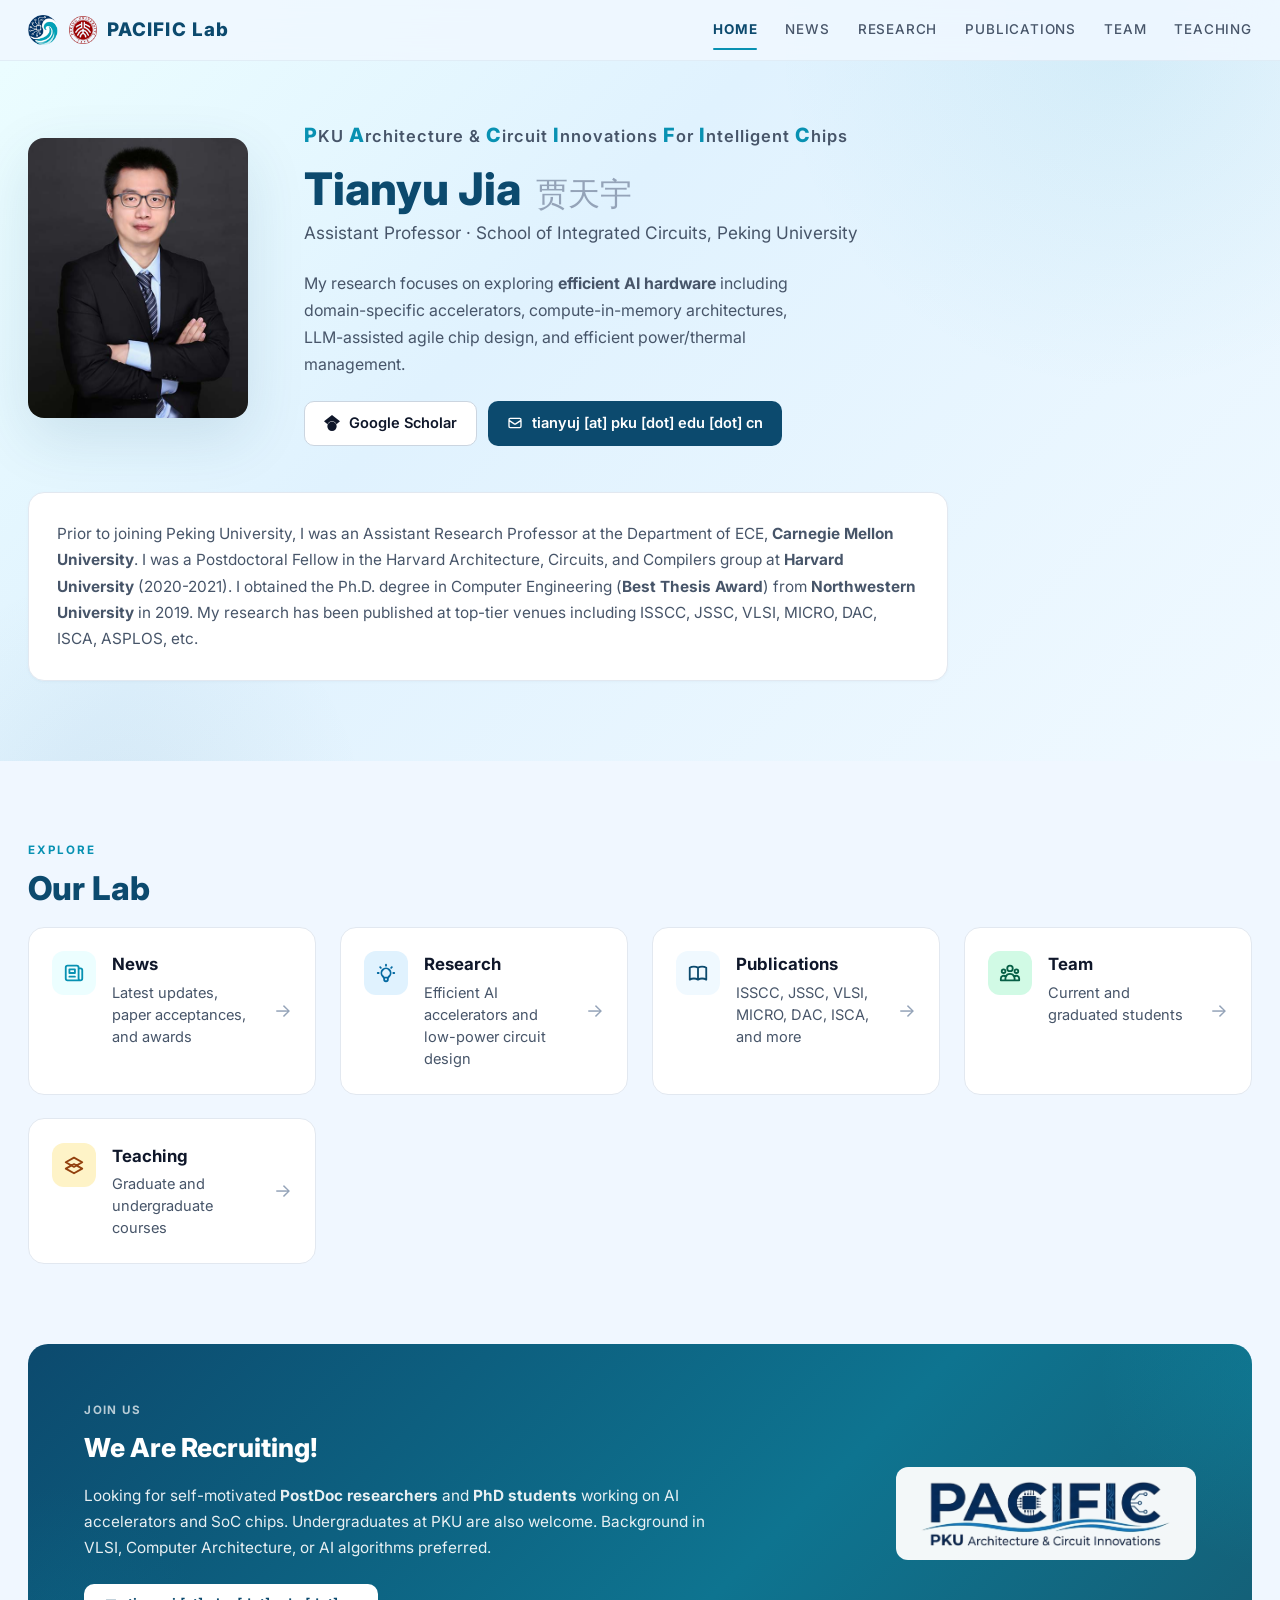
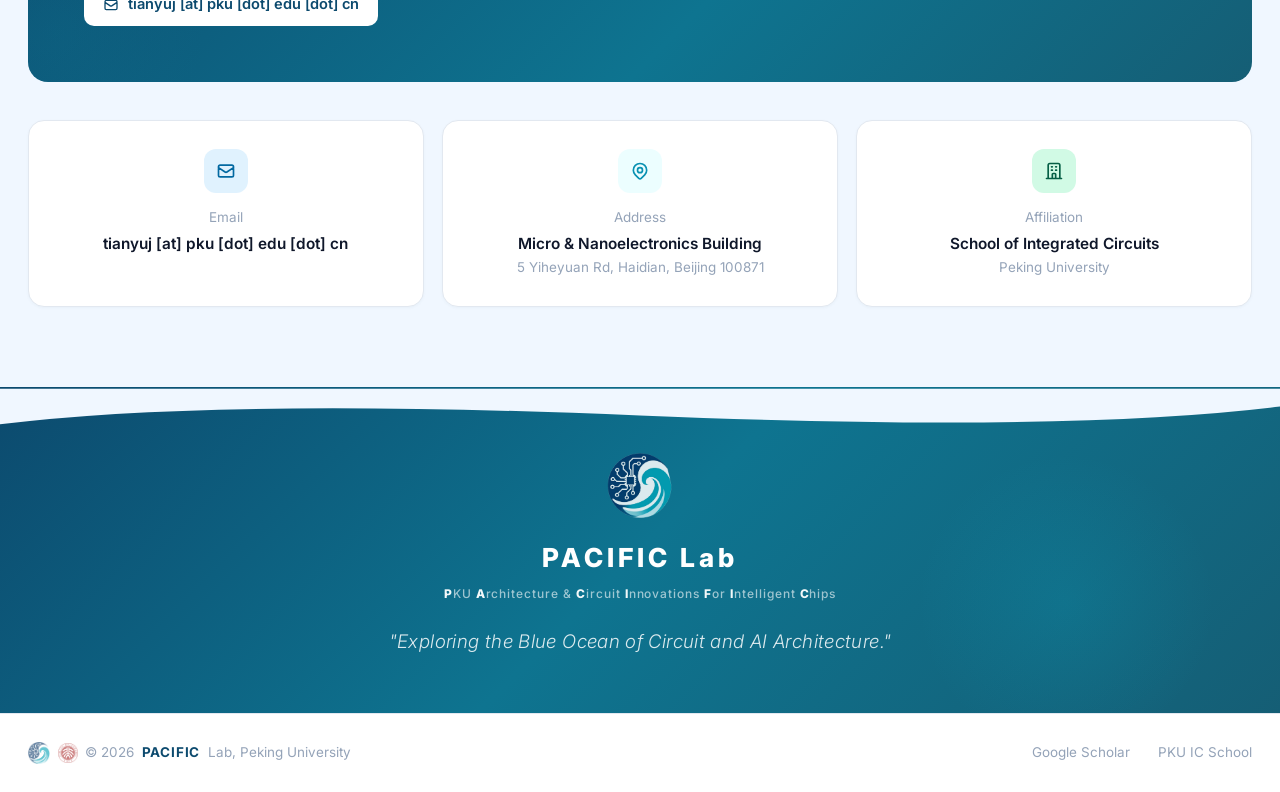
<file: index.html>
<!DOCTYPE html>
<html lang="en">
<head>
  <meta charset="UTF-8">
  <meta name="viewport" content="width=device-width, initial-scale=1.0">
  <title>PACIFIC Lab - School of Integrated Circuits, Peking University</title>
  <meta name="description" content="PACIFIC Lab (PKU Architecture & Circuit Innovations For Intelligent Chips) at School of Integrated Circuits, Peking University. Research on efficient AI hardware, compute-in-memory, and agile chip design.">
  <link rel="preconnect" href="https://fonts.googleapis.com">
  <link href="https://fonts.googleapis.com/css2?family=Inter:wght@300;400;500;600;700;800&display=swap" rel="stylesheet">
  <link rel="icon" href="assets/images/favicon.ico" type="image/x-icon">
  <link rel="apple-touch-icon" href="assets/images/logo-180.png">
  <link rel="stylesheet" href="assets/css/style.css">
</head>
<body>

  <nav class="navbar" id="navbar">
    <div class="nav-inner">
      <a href="index.html" class="nav-brand"><img src="assets/images/logo.png" alt="PACIFIC" class="nav-logo"><img src="assets/images/pku_logo.png" alt="PKU">PACIFIC Lab</a>
      <div class="nav-links">
        <a href="index.html" class="nav-link active">Home</a>
        <a href="news.html" class="nav-link">News</a>
        <a href="research.html" class="nav-link">Research</a>
        <a href="publications.html" class="nav-link">Publications</a>
        <a href="team.html" class="nav-link">Team</a>
        <a href="teaching.html" class="nav-link">Teaching</a>
      </div>
      <button class="hamburger" onclick="toggleMobileMenu()">
        <span></span><span></span><span></span>
      </button>
    </div>
  </nav>

  <div class="mobile-menu" id="mobileMenu">
    <a href="index.html" class="nav-link" onclick="closeMobileMenu()">Home</a>
    <a href="news.html" class="nav-link" onclick="closeMobileMenu()">News</a>
    <a href="research.html" class="nav-link" onclick="closeMobileMenu()">Research</a>
    <a href="publications.html" class="nav-link" onclick="closeMobileMenu()">Publications</a>
    <a href="team.html" class="nav-link" onclick="closeMobileMenu()">Team</a>
    <a href="teaching.html" class="nav-link" onclick="closeMobileMenu()">Teaching</a>
  </div>

  <!-- Hero -->
  <section class="hero">
    <div class="container" style="position:relative;z-index:1;">
      <div class="hero-grid">
        <div class="fade-left">
          <img src="assets/images/profile.jpg" alt="Prof. Tianyu Jia" class="profile-img" style="width:220px;height:280px;border-radius:16px;">
        </div>
        <div class="fade-right" style="transition-delay:0.1s;">
          <p style="font-size:0.88rem;font-weight:600;color:var(--text-secondary);letter-spacing:0.06em;margin-bottom:0.6rem;">
            <span style="color:var(--accent);font-weight:800;font-size:1.05rem;">P</span>KU
            <span style="color:var(--accent);font-weight:800;font-size:1.05rem;">A</span>rchitecture &amp;
            <span style="color:var(--accent);font-weight:800;font-size:1.05rem;">C</span>ircuit
            <span style="color:var(--accent);font-weight:800;font-size:1.05rem;">I</span>nnovations
            <span style="color:var(--accent);font-weight:800;font-size:1.05rem;">F</span>or
            <span style="color:var(--accent);font-weight:800;font-size:1.05rem;">I</span>ntelligent
            <span style="color:var(--accent);font-weight:800;font-size:1.05rem;">C</span>hips
          </p>
          <h1 style="font-size:2.4rem;font-weight:800;color:var(--primary);line-height:1.15;margin-bottom:0.25rem;">
            Tianyu Jia <span style="font-size:1.7rem;font-weight:300;color:var(--text-muted);margin-left:0.3rem;">贾天宇</span>
          </h1>
          <p style="font-size:0.92rem;color:var(--text-secondary);margin-bottom:1.25rem;">Assistant Professor · School of Integrated Circuits, Peking University</p>
          <p style="color:var(--text-secondary);line-height:1.7;max-width:520px;margin-bottom:1.25rem;font-size:0.85rem;">
            My research focuses on exploring <strong>efficient AI hardware</strong> including domain-specific accelerators, compute-in-memory architectures, LLM-assisted agile chip design, and efficient power/thermal management.
          </p>
          <div style="display:flex;flex-wrap:wrap;gap:0.6rem;">
            <a href="https://scholar.google.com/citations?user=x5IMx08AAAAJ&hl=en" target="_blank" class="btn btn-outline">
              <svg width="16" height="16" viewBox="0 0 24 24" fill="currentColor"><path d="M5.242 13.769L0 9.5 12 0l12 9.5-5.242 4.269C17.548 11.249 14.978 9.5 12 9.5c-2.977 0-5.548 1.748-6.758 4.269zM12 10a7 7 0 1 0 0 14 7 7 0 0 0 0-14z"/></svg>
              Google Scholar
            </a>
            <span class="btn btn-primary email-protected" onclick="revealEmail(this)" title="Click to send email">
              <svg width="16" height="16" fill="none" stroke="currentColor" viewBox="0 0 24 24"><path stroke-linecap="round" stroke-linejoin="round" stroke-width="2" d="M3 8l7.89 5.26a2 2 0 002.22 0L21 8M5 19h14a2 2 0 002-2V7a2 2 0 00-2-2H5a2 2 0 00-2 2v10a2 2 0 002 2z"/></svg>
              <span class="email-text"></span>
            </span>
          </div>
        </div>
      </div>

      <!-- Bio -->
      <div class="fade-up" style="margin-top:2.5rem;transition-delay:0.2s;">
        <div class="card" style="max-width:920px;">
          <p style="color:var(--text-secondary);line-height:1.7;font-size:0.82rem;">
            Prior to joining Peking University, I was an Assistant Research Professor at the Department of ECE, <strong>Carnegie Mellon University</strong>. I was a Postdoctoral Fellow in the Harvard Architecture, Circuits, and Compilers group at <strong>Harvard University</strong> (2020-2021). I obtained the Ph.D. degree in Computer Engineering (<strong>Best Thesis Award</strong>) from <strong>Northwestern University</strong> in 2019. My research has been published at top-tier venues including ISSCC, JSSC, VLSI, MICRO, DAC, ISCA, ASPLOS, etc.
          </p>
        </div>
      </div>
    </div>
  </section>

  <!-- Navigation Cards -->
  <section class="section">
    <div class="container">
      <div class="fade-up">
        <p class="section-label">Explore</p>
        <h2 class="section-title">Our Lab</h2>
      </div>
      <div class="nav-cards fade-up" style="transition-delay:0.1s;">
        <a href="news.html" class="nav-card">
          <div class="nav-card-icon" style="background:#ecfeff;color:#0891b2;">
            <svg width="22" height="22" fill="none" stroke="currentColor" viewBox="0 0 24 24"><path stroke-linecap="round" stroke-linejoin="round" stroke-width="2" d="M19 20H5a2 2 0 01-2-2V6a2 2 0 012-2h10a2 2 0 012 2v1m2 13a2 2 0 01-2-2V7m2 13a2 2 0 002-2V9a2 2 0 00-2-2h-2m-4-3H9M7 16h6M7 8h6v4H7V8z"/></svg>
          </div>
          <div>
            <h3>News</h3>
            <p>Latest updates, paper acceptances, and awards</p>
          </div>
          <span class="arrow">→</span>
        </a>
        <a href="research.html" class="nav-card">
          <div class="nav-card-icon" style="background:#e0f2fe;color:#0369a1;">
            <svg width="22" height="22" fill="none" stroke="currentColor" viewBox="0 0 24 24"><path stroke-linecap="round" stroke-linejoin="round" stroke-width="2" d="M9.663 17h4.673M12 3v1m6.364 1.636l-.707.707M21 12h-1M4 12H3m3.343-5.657l-.707-.707m2.828 9.9a5 5 0 117.072 0l-.548.547A3.374 3.374 0 0014 18.469V19a2 2 0 11-4 0v-.531c0-.895-.356-1.754-.988-2.386l-.548-.547z"/></svg>
          </div>
          <div>
            <h3>Research</h3>
            <p>Efficient AI accelerators and low-power circuit design</p>
          </div>
          <span class="arrow">→</span>
        </a>
        <a href="publications.html" class="nav-card">
          <div class="nav-card-icon" style="background:#f0f9ff;color:#0c4a6e;">
            <svg width="22" height="22" fill="none" stroke="currentColor" viewBox="0 0 24 24"><path stroke-linecap="round" stroke-linejoin="round" stroke-width="2" d="M12 6.253v13m0-13C10.832 5.477 9.246 5 7.5 5S4.168 5.477 3 6.253v13C4.168 18.477 5.754 18 7.5 18s3.332.477 4.5 1.253m0-13C13.168 5.477 14.754 5 16.5 5c1.747 0 3.332.477 4.5 1.253v13C19.832 18.477 18.247 18 16.5 18c-1.746 0-3.332.477-4.5 1.253"/></svg>
          </div>
          <div>
            <h3>Publications</h3>
            <p>ISSCC, JSSC, VLSI, MICRO, DAC, ISCA, and more</p>
          </div>
          <span class="arrow">→</span>
        </a>
        <a href="team.html" class="nav-card">
          <div class="nav-card-icon" style="background:#d1fae5;color:#065f46;">
            <svg width="22" height="22" fill="none" stroke="currentColor" viewBox="0 0 24 24"><path stroke-linecap="round" stroke-linejoin="round" stroke-width="2" d="M17 20h5v-2a3 3 0 00-5.356-1.857M17 20H7m10 0v-2c0-.656-.126-1.283-.356-1.857M7 20H2v-2a3 3 0 015.356-1.857M7 20v-2c0-.656.126-1.283.356-1.857m0 0a5.002 5.002 0 019.288 0M15 7a3 3 0 11-6 0 3 3 0 016 0zm6 3a2 2 0 11-4 0 2 2 0 014 0zM7 10a2 2 0 11-4 0 2 2 0 014 0z"/></svg>
          </div>
          <div>
            <h3>Team</h3>
            <p>Current and graduated students</p>
          </div>
          <span class="arrow">→</span>
        </a>
        <a href="teaching.html" class="nav-card">
          <div class="nav-card-icon" style="background:#fef3c7;color:#92400e;">
            <svg width="22" height="22" fill="none" stroke="currentColor" viewBox="0 0 24 24"><path stroke-linecap="round" stroke-linejoin="round" stroke-width="2" d="M12 14l9-5-9-5-9 5 9 5zm0 7l-9-5 9-5 9 5-9 5z"/></svg>
          </div>
          <div>
            <h3>Teaching</h3>
            <p>Graduate and undergraduate courses</p>
          </div>
          <span class="arrow">→</span>
        </a>
      </div>
    </div>
  </section>

  <!-- Hiring Banner -->
  <section class="section" style="padding-top:0;">
    <div class="container">
      <div class="hiring-banner fade-up" style="display:flex;align-items:center;justify-content:space-between;gap:2rem;">
        <div style="position:relative;z-index:1;">
          <p style="font-size:0.62rem;font-weight:700;letter-spacing:0.12em;text-transform:uppercase;opacity:0.7;margin-bottom:0.4rem;">Join Us</p>
          <h2 style="font-size:1.4rem;font-weight:800;margin-bottom:0.75rem;">We Are Recruiting!</h2>
          <p style="max-width:640px;line-height:1.7;opacity:0.9;font-size:0.82rem;margin-bottom:1.25rem;">
            Looking for self-motivated <strong>PostDoc researchers</strong> and <strong>PhD students</strong> working on AI accelerators and SoC chips. Undergraduates at PKU are also welcome. Background in VLSI, Computer Architecture, or AI algorithms preferred.
          </p>
          <span class="btn btn-white email-protected" onclick="revealEmail(this)">
            <svg width="16" height="16" fill="none" stroke="currentColor" viewBox="0 0 24 24"><path stroke-linecap="round" stroke-linejoin="round" stroke-width="2" d="M3 8l7.89 5.26a2 2 0 002.22 0L21 8M5 19h14a2 2 0 002-2V7a2 2 0 00-2-2H5a2 2 0 00-2 2v10a2 2 0 002 2z"/></svg>
            <span class="email-text"></span>
          </span>
        </div>
        <div style="flex-shrink:0;position:relative;z-index:1;background:rgba(255,255,255,0.95);border-radius:12px;padding:0.75rem 1.25rem;">
          <img src="assets/images/cap.png" alt="PACIFIC" style="height:3.5rem;display:block;">
        </div>
      </div>

      <!-- Contact cards -->
      <div style="display:grid;grid-template-columns:repeat(3,1fr);gap:1rem;margin-top:2rem;" class="contact-grid fade-up">
        <div class="card" style="text-align:center;">
          <div style="width:44px;height:44px;margin:0 auto 0.75rem;border-radius:12px;display:flex;align-items:center;justify-content:center;background:#e0f2fe;">
            <svg width="20" height="20" style="color:#0369a1;" fill="none" stroke="currentColor" viewBox="0 0 24 24"><path stroke-linecap="round" stroke-linejoin="round" stroke-width="2" d="M3 8l7.89 5.26a2 2 0 002.22 0L21 8M5 19h14a2 2 0 002-2V7a2 2 0 00-2-2H5a2 2 0 00-2 2v10a2 2 0 002 2z"/></svg>
          </div>
          <p style="font-size:0.72rem;color:var(--text-muted);">Email</p>
          <p class="email-protected" onclick="revealEmail(this)" style="font-weight:600;margin-top:0.2rem;font-size:0.82rem;">
            <span class="email-text"></span>
          </p>
        </div>
        <div class="card" style="text-align:center;">
          <div style="width:44px;height:44px;margin:0 auto 0.75rem;border-radius:12px;display:flex;align-items:center;justify-content:center;background:#ecfeff;">
            <svg width="20" height="20" style="color:#0891b2;" fill="none" stroke="currentColor" viewBox="0 0 24 24"><path stroke-linecap="round" stroke-linejoin="round" stroke-width="2" d="M17.657 16.657L13.414 20.9a1.998 1.998 0 01-2.827 0l-4.244-4.243a8 8 0 1111.314 0z"/><path stroke-linecap="round" stroke-linejoin="round" stroke-width="2" d="M15 11a3 3 0 11-6 0 3 3 0 016 0z"/></svg>
          </div>
          <p style="font-size:0.72rem;color:var(--text-muted);">Address</p>
          <p style="font-weight:600;margin-top:0.2rem;font-size:0.82rem;">Micro &amp; Nanoelectronics Building</p>
          <p style="font-size:0.72rem;color:var(--text-muted);">5 Yiheyuan Rd, Haidian, Beijing 100871</p>
        </div>
        <div class="card" style="text-align:center;">
          <div style="width:44px;height:44px;margin:0 auto 0.75rem;border-radius:12px;display:flex;align-items:center;justify-content:center;background:#d1fae5;">
            <svg width="20" height="20" style="color:#065f46;" fill="none" stroke="currentColor" viewBox="0 0 24 24"><path stroke-linecap="round" stroke-linejoin="round" stroke-width="2" d="M19 21V5a2 2 0 00-2-2H7a2 2 0 00-2 2v16m14 0h2m-2 0h-5m-9 0H3m2 0h5M9 7h1m-1 4h1m4-4h1m-1 4h1m-5 10v-5a1 1 0 011-1h2a1 1 0 011 1v5m-4 0h4"/></svg>
          </div>
          <p style="font-size:0.72rem;color:var(--text-muted);">Affiliation</p>
          <p style="font-weight:600;margin-top:0.2rem;font-size:0.82rem;">School of Integrated Circuits</p>
          <p style="font-size:0.72rem;color:var(--text-muted);">Peking University</p>
        </div>
      </div>
    </div>
  </section>

  <!-- PACIFIC Slogan -->
  <section class="slogan-section">
    <div class="container" style="position:relative;z-index:1;">
      <img src="assets/images/logo.png" alt="PACIFIC" style="height:3.5rem;margin-bottom:0.5rem;opacity:0.85;">
      <p class="slogan-brand">PACIFIC Lab</p>
      <p class="slogan-full">
        <span style="font-weight:800;color:rgba(255,255,255,0.95);">P</span>KU
        <span style="font-weight:800;color:rgba(255,255,255,0.95);">A</span>rchitecture &amp;
        <span style="font-weight:800;color:rgba(255,255,255,0.95);">C</span>ircuit
        <span style="font-weight:800;color:rgba(255,255,255,0.95);">I</span>nnovations
        <span style="font-weight:800;color:rgba(255,255,255,0.95);">F</span>or
        <span style="font-weight:800;color:rgba(255,255,255,0.95);">I</span>ntelligent
        <span style="font-weight:800;color:rgba(255,255,255,0.95);">C</span>hips
      </p>
      <p class="slogan-text">"Exploring the Blue Ocean of Circuit and AI Architecture."</p>
    </div>
  </section>

  <footer class="footer">
    <div class="footer-inner">
      <p class="footer-text"><img src="assets/images/logo.png" alt="PACIFIC" class="footer-logo"><img src="assets/images/pku_logo.png" alt="PKU">&copy; 2026 <strong>PACIFIC</strong> Lab, Peking University</p>
      <div class="footer-links">
        <a href="https://scholar.google.com/citations?user=x5IMx08AAAAJ&hl=en" target="_blank">Google Scholar</a>
        <a href="https://ic.pku.edu.cn" target="_blank">PKU IC School</a>
      </div>
    </div>
  </footer>

  <button class="back-to-top" id="backToTop" onclick="window.scrollTo({top:0,behavior:'smooth'})">
    <svg width="18" height="18" fill="none" stroke="currentColor" viewBox="0 0 24 24"><path stroke-linecap="round" stroke-linejoin="round" stroke-width="2" d="M5 15l7-7 7 7"/></svg>
  </button>

  <script src="assets/js/main.js"></script>
</body>
</html>
</file>
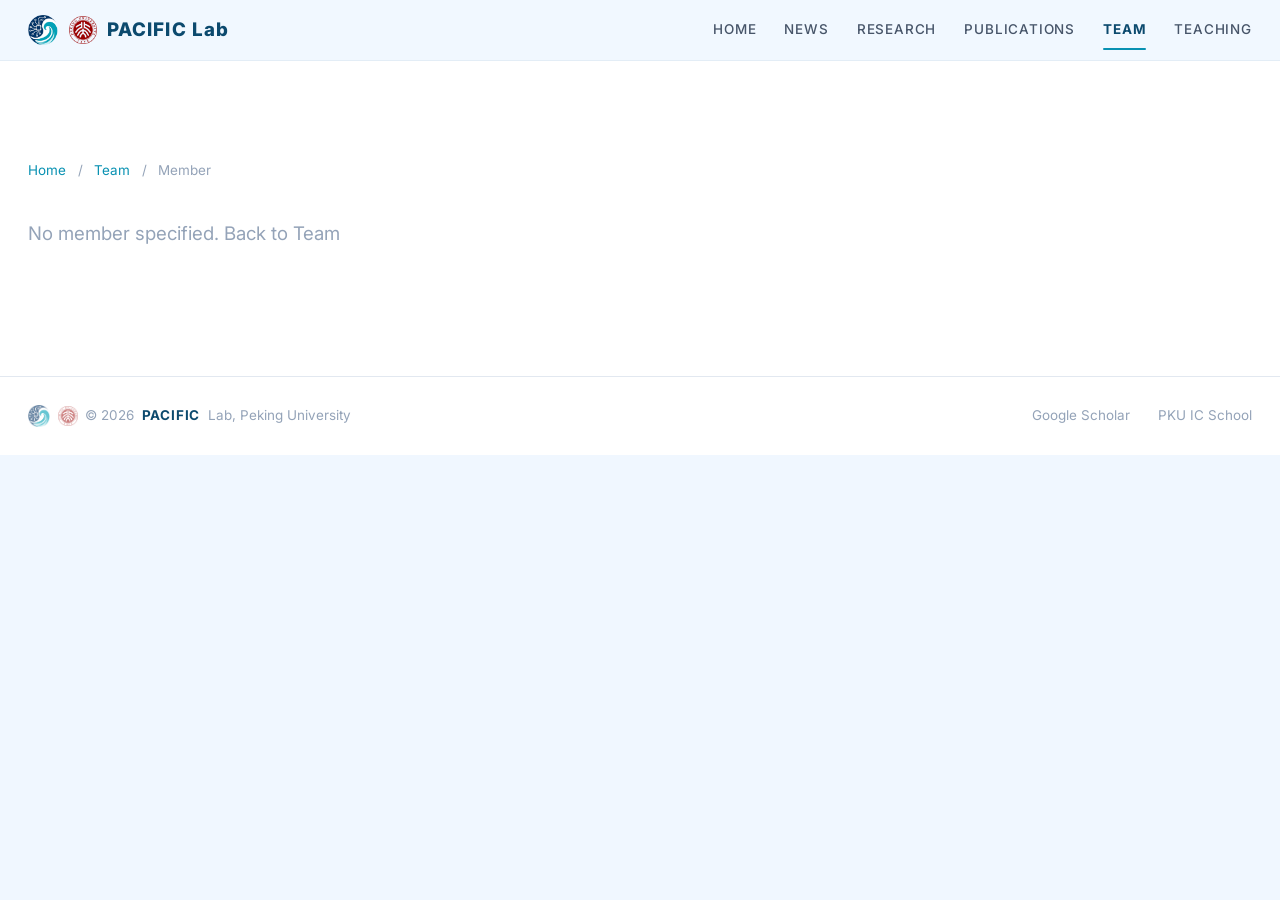
<file: member.html>
<!DOCTYPE html>
<html lang="en">
<head>
  <meta charset="UTF-8">
  <meta name="viewport" content="width=device-width, initial-scale=1.0">
  <title>Member - PACIFIC Lab</title>
  <link rel="preconnect" href="https://fonts.googleapis.com">
  <link href="https://fonts.googleapis.com/css2?family=Inter:wght@300;400;500;600;700;800&display=swap" rel="stylesheet">
  <link rel="icon" href="assets/images/favicon.ico" type="image/x-icon">
  <link rel="apple-touch-icon" href="assets/images/logo-180.png">
  <link rel="stylesheet" href="assets/css/style.css">
</head>
<body>
  <nav class="navbar" id="navbar">
    <div class="nav-inner">
      <a href="index.html" class="nav-brand"><img src="assets/images/logo.png" alt="PACIFIC" class="nav-logo"><img src="assets/images/pku_logo.png" alt="PKU">PACIFIC Lab</a>
      <div class="nav-links">
        <a href="index.html" class="nav-link">Home</a>
        <a href="news.html" class="nav-link">News</a>
        <a href="research.html" class="nav-link">Research</a>
        <a href="publications.html" class="nav-link">Publications</a>
        <a href="team.html" class="nav-link active">Team</a>
        <a href="teaching.html" class="nav-link">Teaching</a>
      </div>
      <button class="hamburger" onclick="toggleMobileMenu()"><span></span><span></span><span></span></button>
    </div>
  </nav>
  <div class="mobile-menu" id="mobileMenu">
    <a href="index.html" class="nav-link" onclick="closeMobileMenu()">Home</a>
    <a href="news.html" class="nav-link" onclick="closeMobileMenu()">News</a>
    <a href="research.html" class="nav-link" onclick="closeMobileMenu()">Research</a>
    <a href="publications.html" class="nav-link" onclick="closeMobileMenu()">Publications</a>
    <a href="team.html" class="nav-link" onclick="closeMobileMenu()">Team</a>
    <a href="teaching.html" class="nav-link" onclick="closeMobileMenu()">Teaching</a>
  </div>

  <section class="section section-alt">
    <div class="container">
      <div class="breadcrumb"><a href="index.html">Home</a> <span style="margin:0 0.4rem;">/</span> <a href="team.html">Team</a> <span style="margin:0 0.4rem;">/</span> <span id="breadcrumb-name">Member</span></div>
      <div id="member-profile"></div>
      <div id="member-pubs" style="margin-top:2.5rem;"></div>
    </div>
  </section>

  <footer class="footer">
    <div class="footer-inner">
      <p class="footer-text"><img src="assets/images/logo.png" alt="PACIFIC" class="footer-logo"><img src="assets/images/pku_logo.png" alt="PKU">&copy; 2026 <strong>PACIFIC</strong> Lab, Peking University</p>
      <div class="footer-links">
        <a href="https://scholar.google.com/citations?user=x5IMx08AAAAJ&hl=en" target="_blank">Google Scholar</a>
        <a href="https://ic.pku.edu.cn" target="_blank">PKU IC School</a>
      </div>
    </div>
  </footer>
  <button class="back-to-top" id="backToTop" onclick="window.scrollTo({top:0,behavior:'smooth'})">
    <svg width="18" height="18" fill="none" stroke="currentColor" viewBox="0 0 24 24"><path stroke-linecap="round" stroke-linejoin="round" stroke-width="2" d="M5 15l7-7 7 7"/></svg>
  </button>
  <script src="assets/js/main.js"></script>
</body>
</html>
</file>
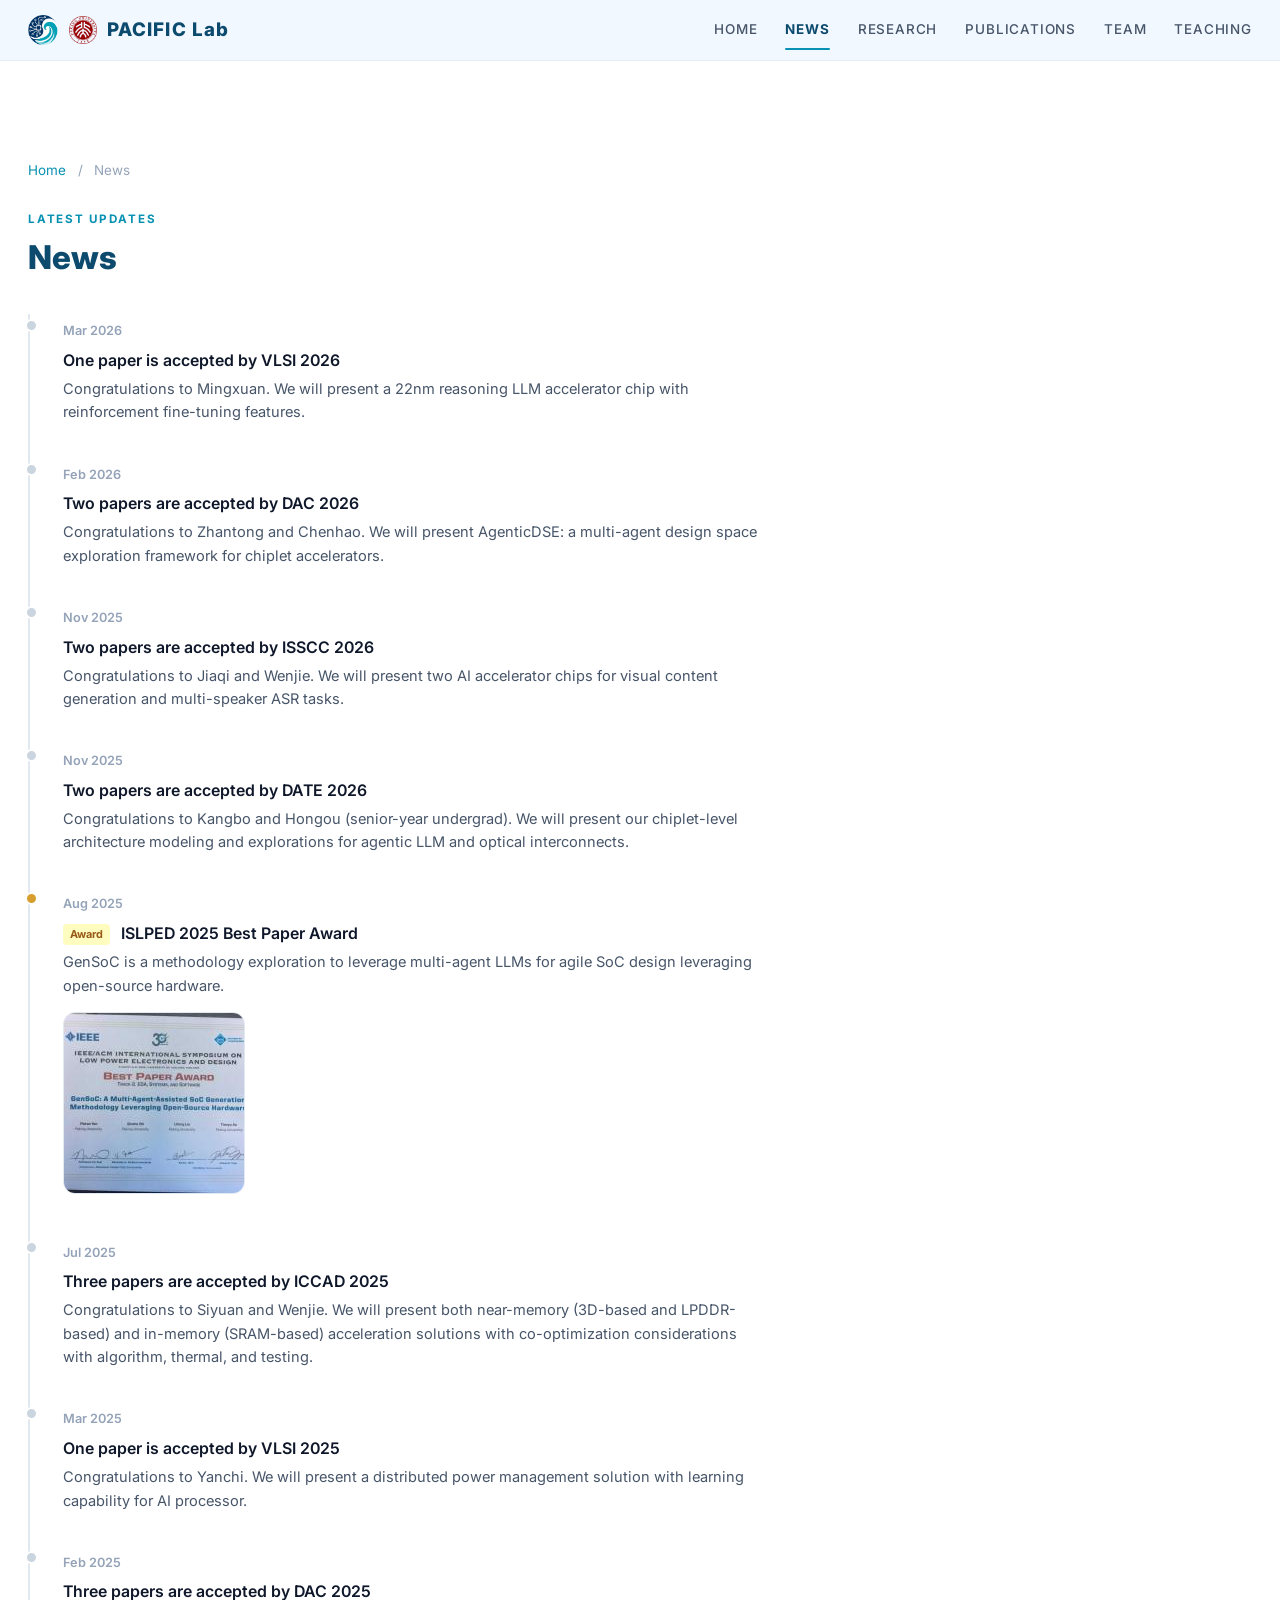
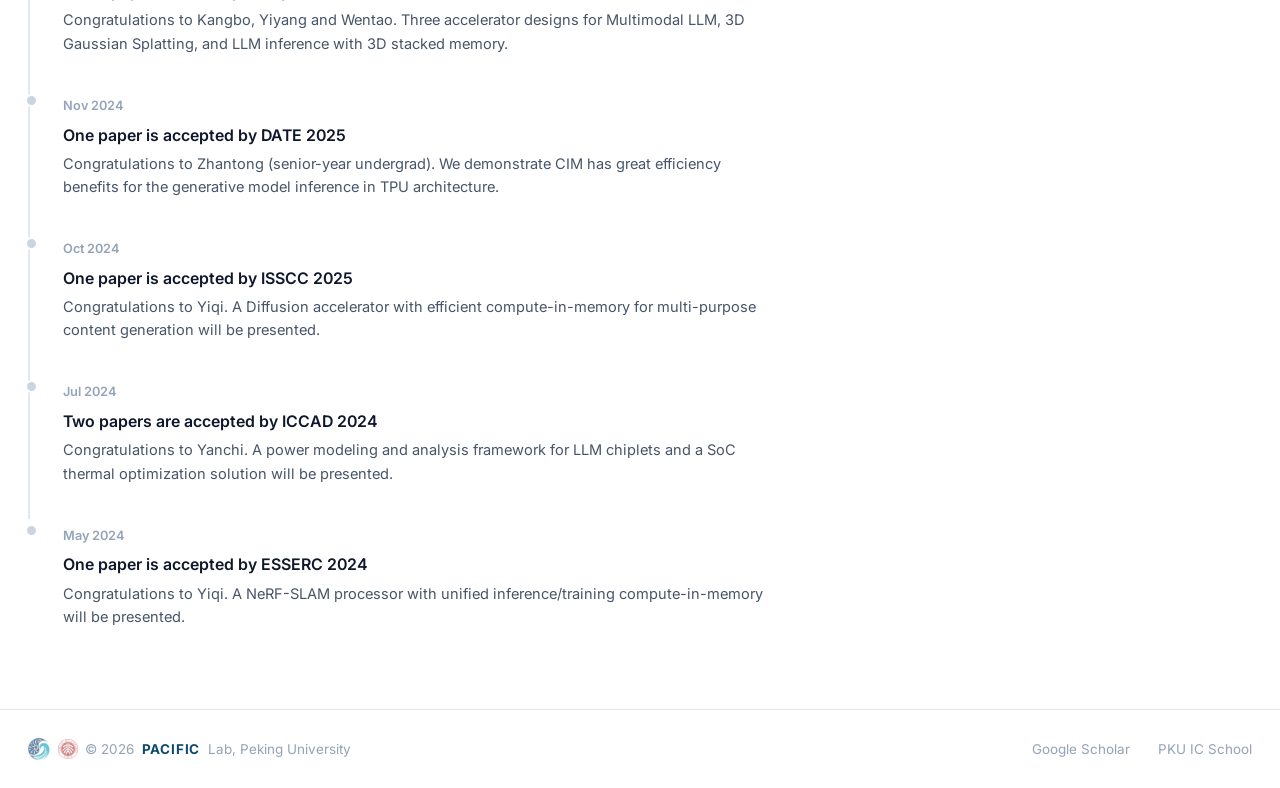
<file: news.html>
<!DOCTYPE html>
<html lang="en">
<head>
  <meta charset="UTF-8">
  <meta name="viewport" content="width=device-width, initial-scale=1.0">
  <title>News - PACIFIC Lab</title>
  <link rel="preconnect" href="https://fonts.googleapis.com">
  <link href="https://fonts.googleapis.com/css2?family=Inter:wght@300;400;500;600;700;800&display=swap" rel="stylesheet">
  <link rel="icon" href="assets/images/favicon.ico" type="image/x-icon">
  <link rel="apple-touch-icon" href="assets/images/logo-180.png">
  <link rel="stylesheet" href="assets/css/style.css">
</head>
<body>
  <nav class="navbar" id="navbar">
    <div class="nav-inner">
      <a href="index.html" class="nav-brand"><img src="assets/images/logo.png" alt="PACIFIC" class="nav-logo"><img src="assets/images/pku_logo.png" alt="PKU">PACIFIC Lab</a>
      <div class="nav-links">
        <a href="index.html" class="nav-link">Home</a>
        <a href="news.html" class="nav-link active">News</a>
        <a href="research.html" class="nav-link">Research</a>
        <a href="publications.html" class="nav-link">Publications</a>
        <a href="team.html" class="nav-link">Team</a>
        <a href="teaching.html" class="nav-link">Teaching</a>
      </div>
      <button class="hamburger" onclick="toggleMobileMenu()"><span></span><span></span><span></span></button>
    </div>
  </nav>
  <div class="mobile-menu" id="mobileMenu">
    <a href="index.html" class="nav-link" onclick="closeMobileMenu()">Home</a>
    <a href="news.html" class="nav-link" onclick="closeMobileMenu()">News</a>
    <a href="research.html" class="nav-link" onclick="closeMobileMenu()">Research</a>
    <a href="publications.html" class="nav-link" onclick="closeMobileMenu()">Publications</a>
    <a href="team.html" class="nav-link" onclick="closeMobileMenu()">Team</a>
    <a href="teaching.html" class="nav-link" onclick="closeMobileMenu()">Teaching</a>
  </div>

  <section class="section section-alt">
    <div class="container">
      <div class="breadcrumb"><a href="index.html">Home</a> <span style="margin:0 0.4rem;">/</span> News</div>
      <div class="fade-up">
        <p class="section-label">Latest Updates</p>
        <h2 class="section-title">News</h2>
      </div>
      <!-- News items (dynamically populated from CSV) -->
      <div id="news-container" style="max-width:740px;margin-top:2rem;"></div>
    </div>
  </section>

  <footer class="footer">
    <div class="footer-inner">
      <p class="footer-text"><img src="assets/images/logo.png" alt="PACIFIC" class="footer-logo"><img src="assets/images/pku_logo.png" alt="PKU">&copy; 2026 <strong>PACIFIC</strong> Lab, Peking University</p>
      <div class="footer-links">
        <a href="https://scholar.google.com/citations?user=x5IMx08AAAAJ&hl=en" target="_blank">Google Scholar</a>
        <a href="https://ic.pku.edu.cn" target="_blank">PKU IC School</a>
      </div>
    </div>
  </footer>

  <button class="back-to-top" id="backToTop" onclick="window.scrollTo({top:0,behavior:'smooth'})">
    <svg width="18" height="18" fill="none" stroke="currentColor" viewBox="0 0 24 24"><path stroke-linecap="round" stroke-linejoin="round" stroke-width="2" d="M5 15l7-7 7 7"/></svg>
  </button>
  <script src="assets/js/main.js"></script>
</body>
</html>
</file>
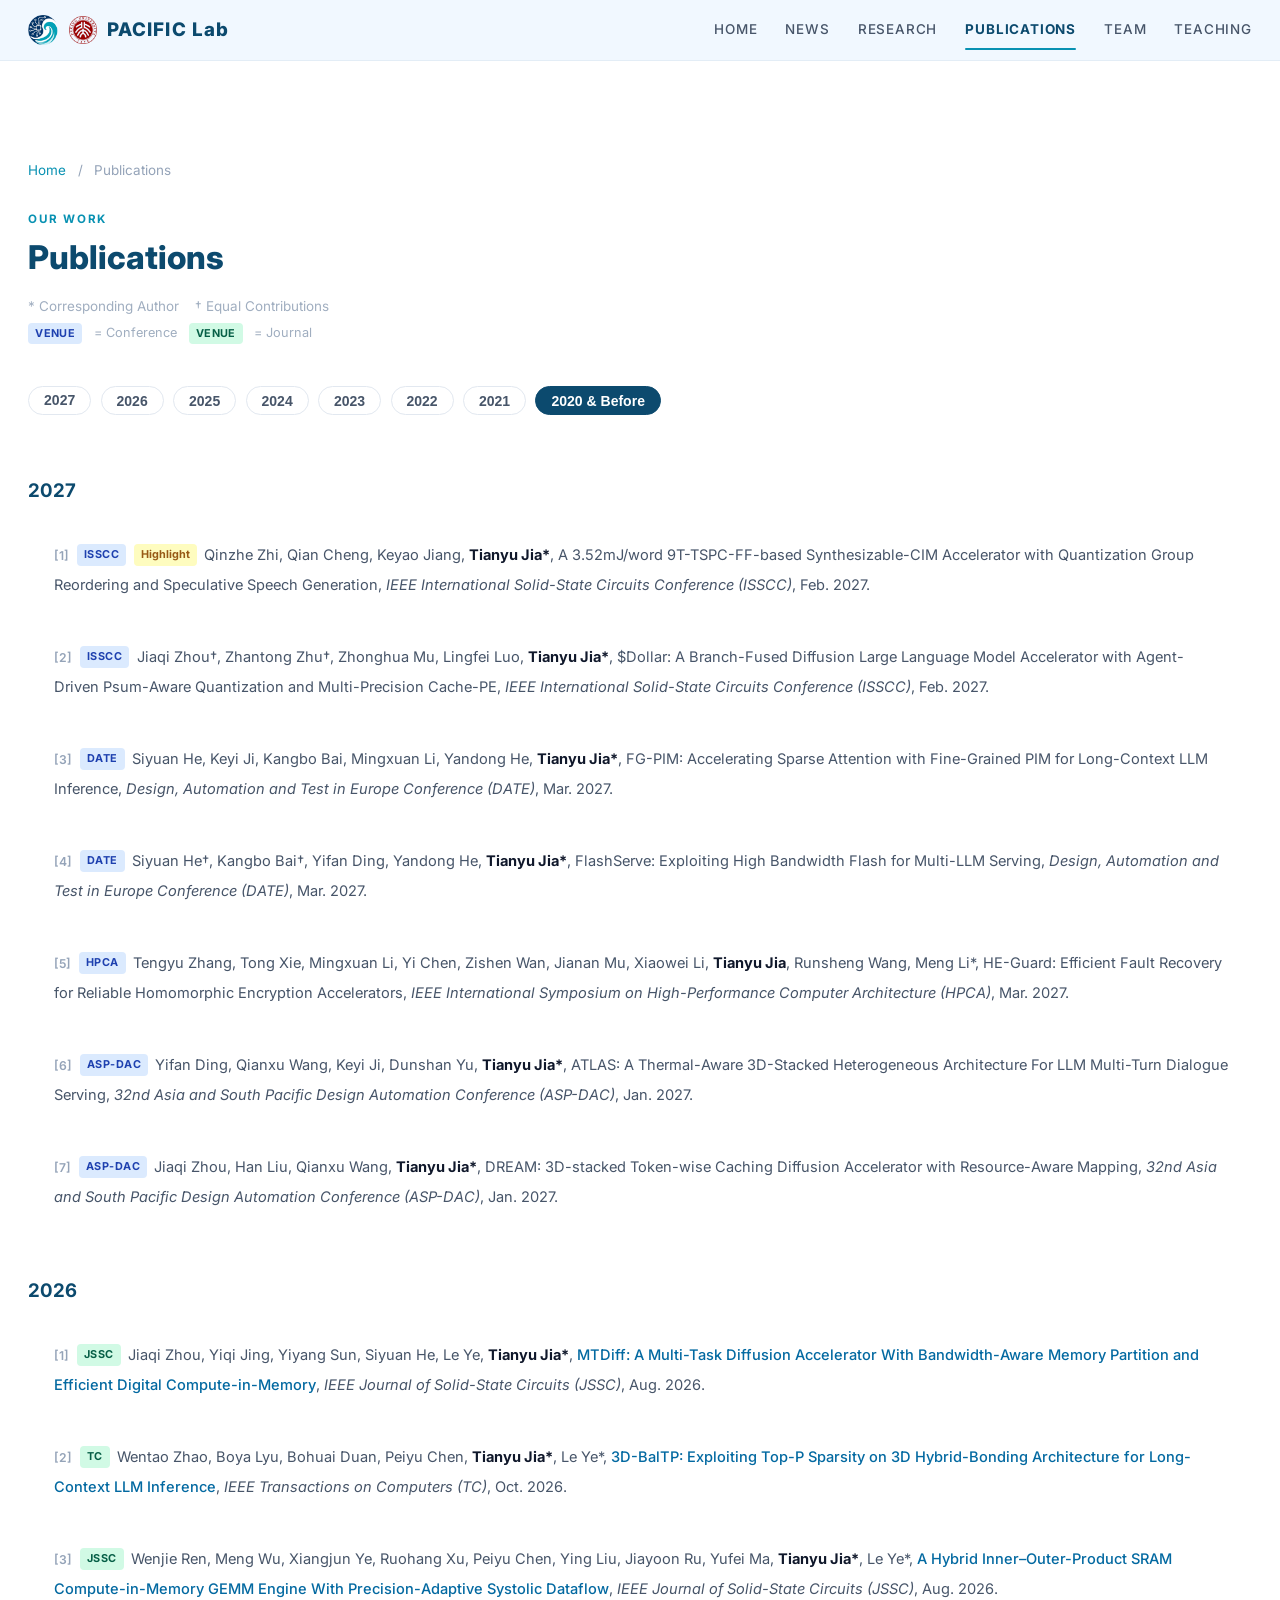
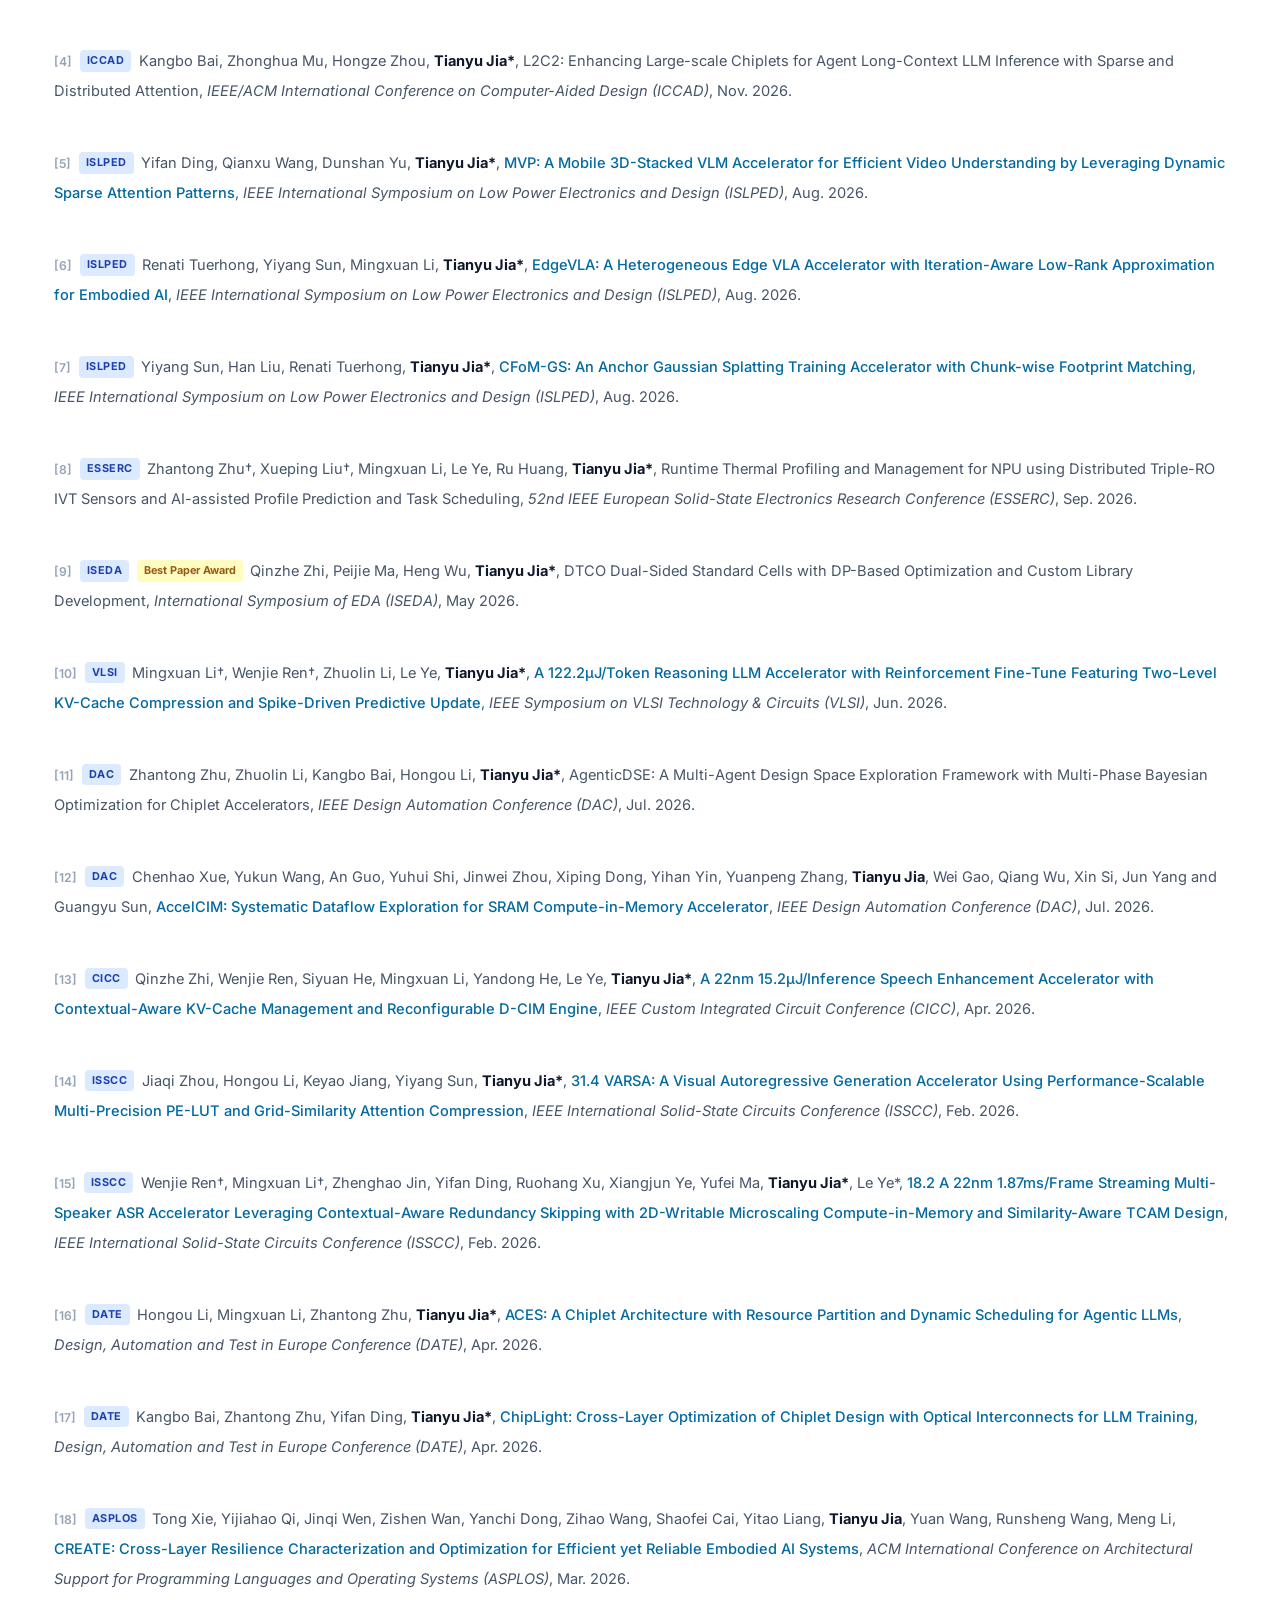
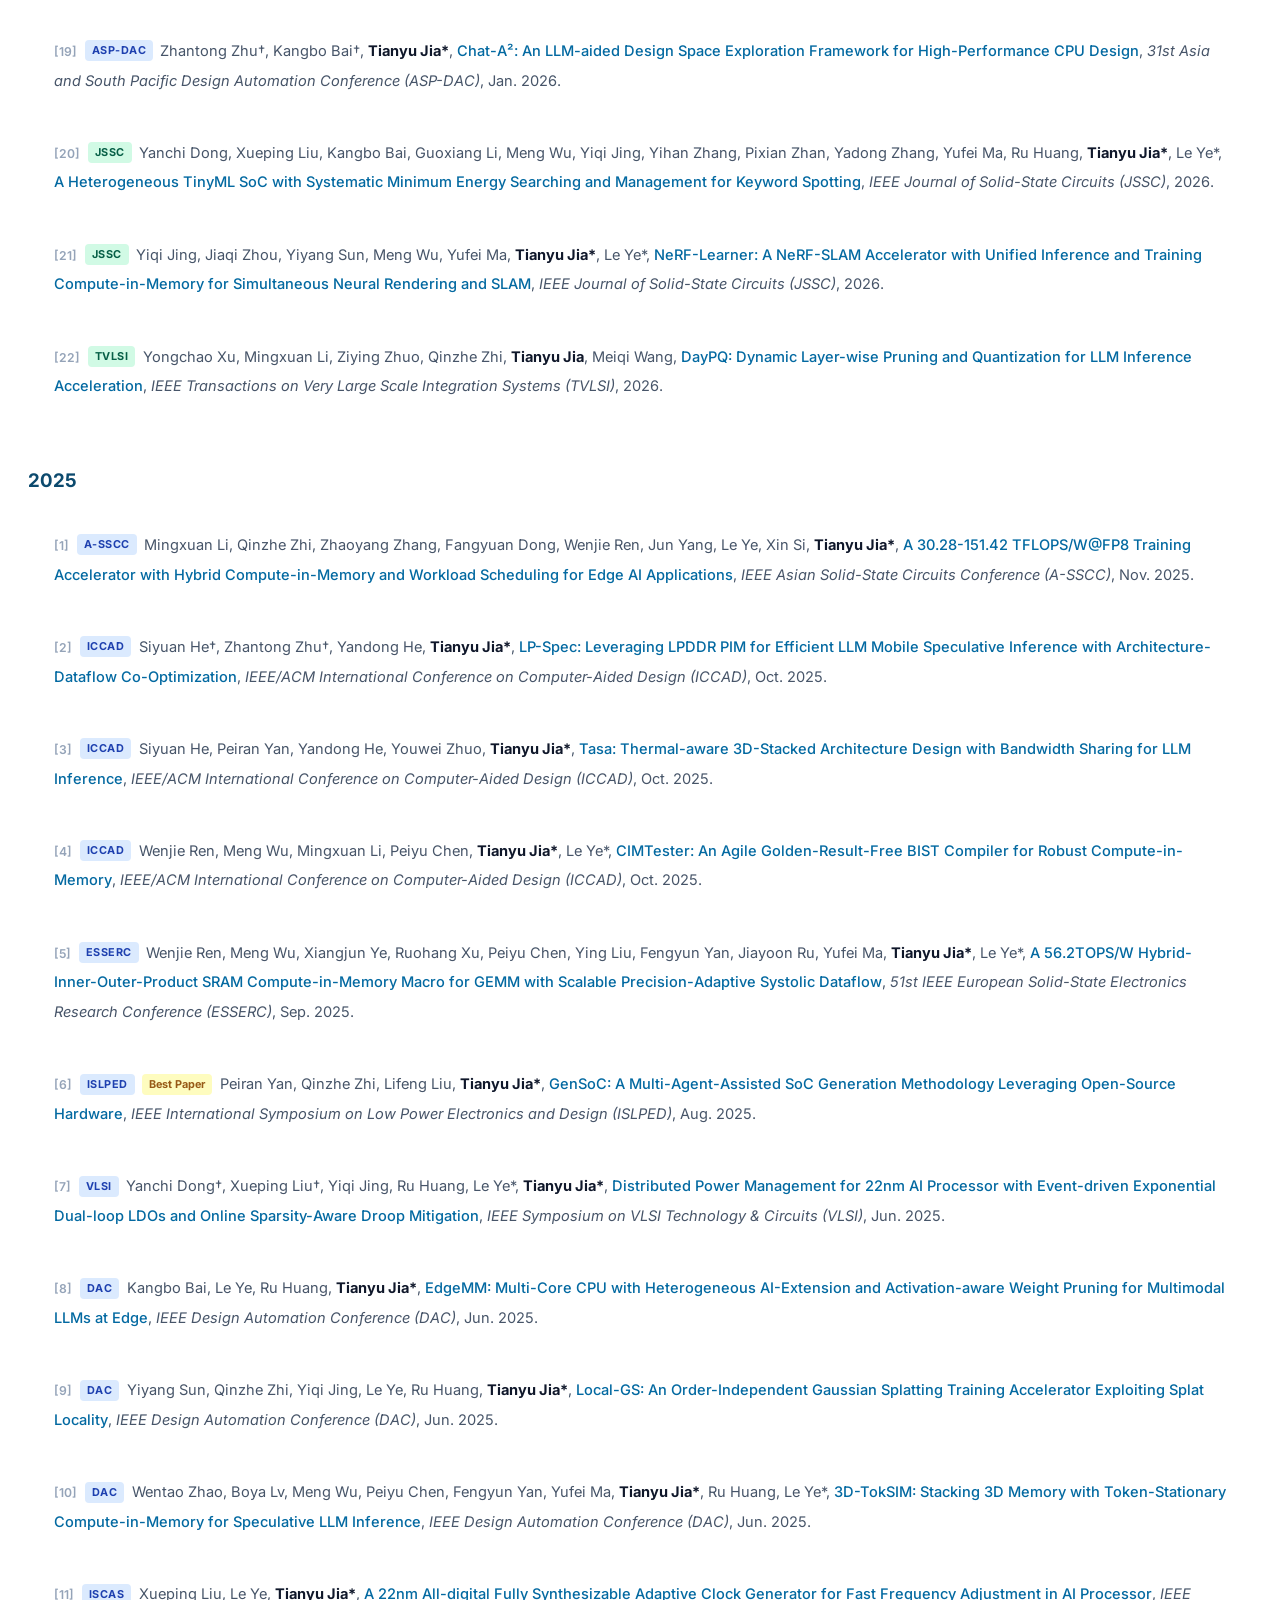
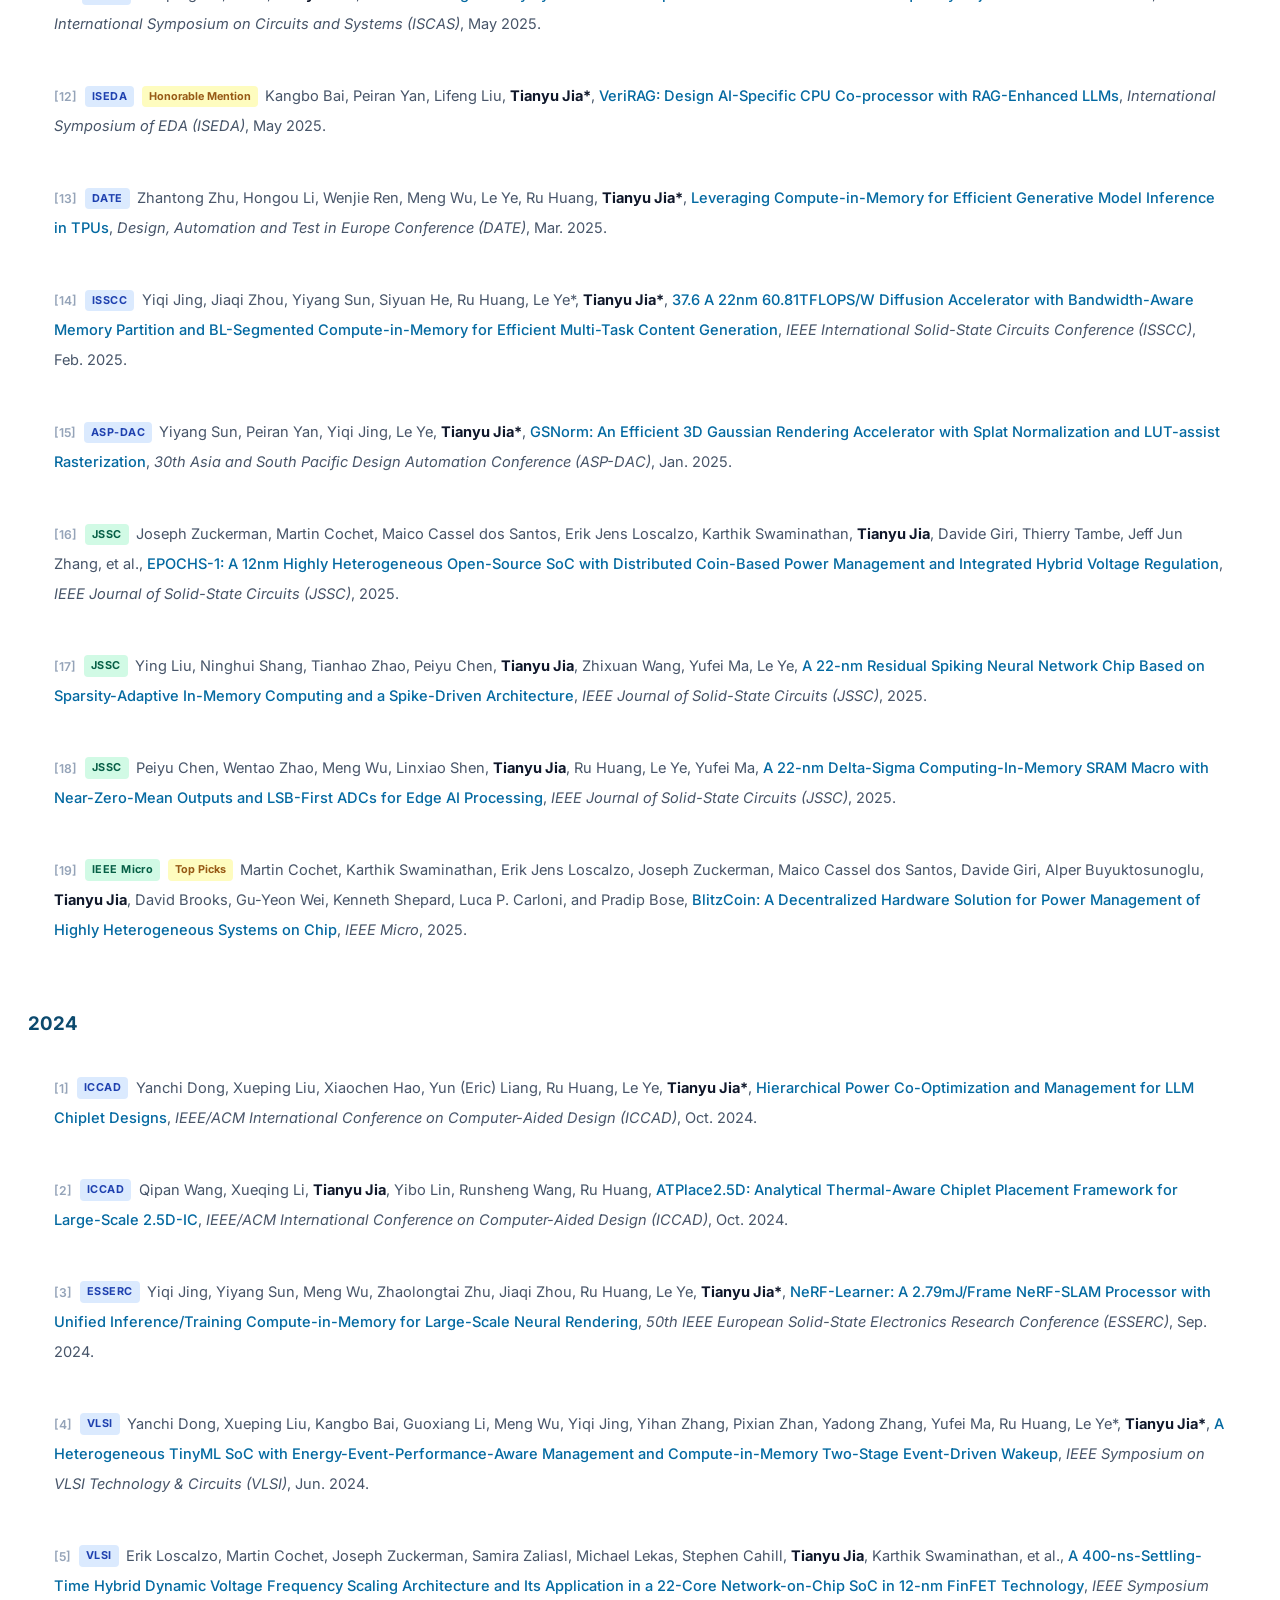
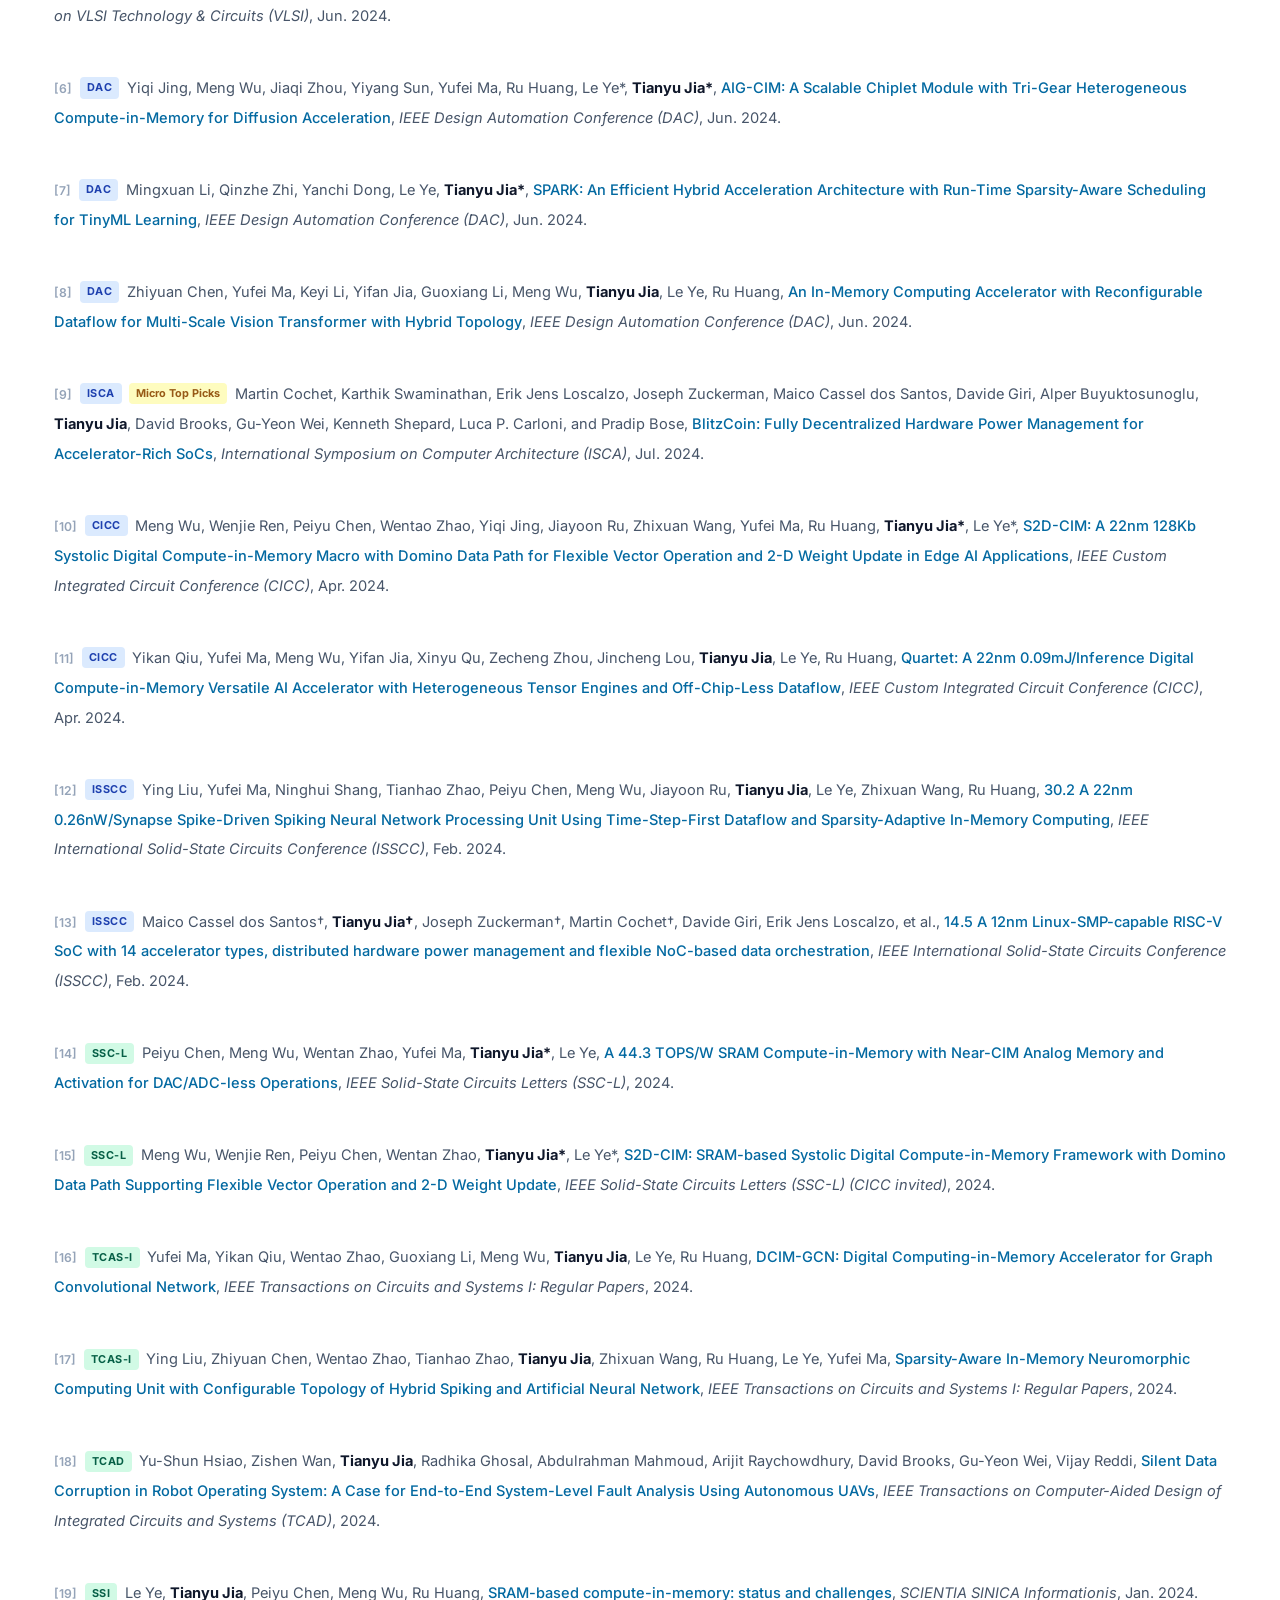
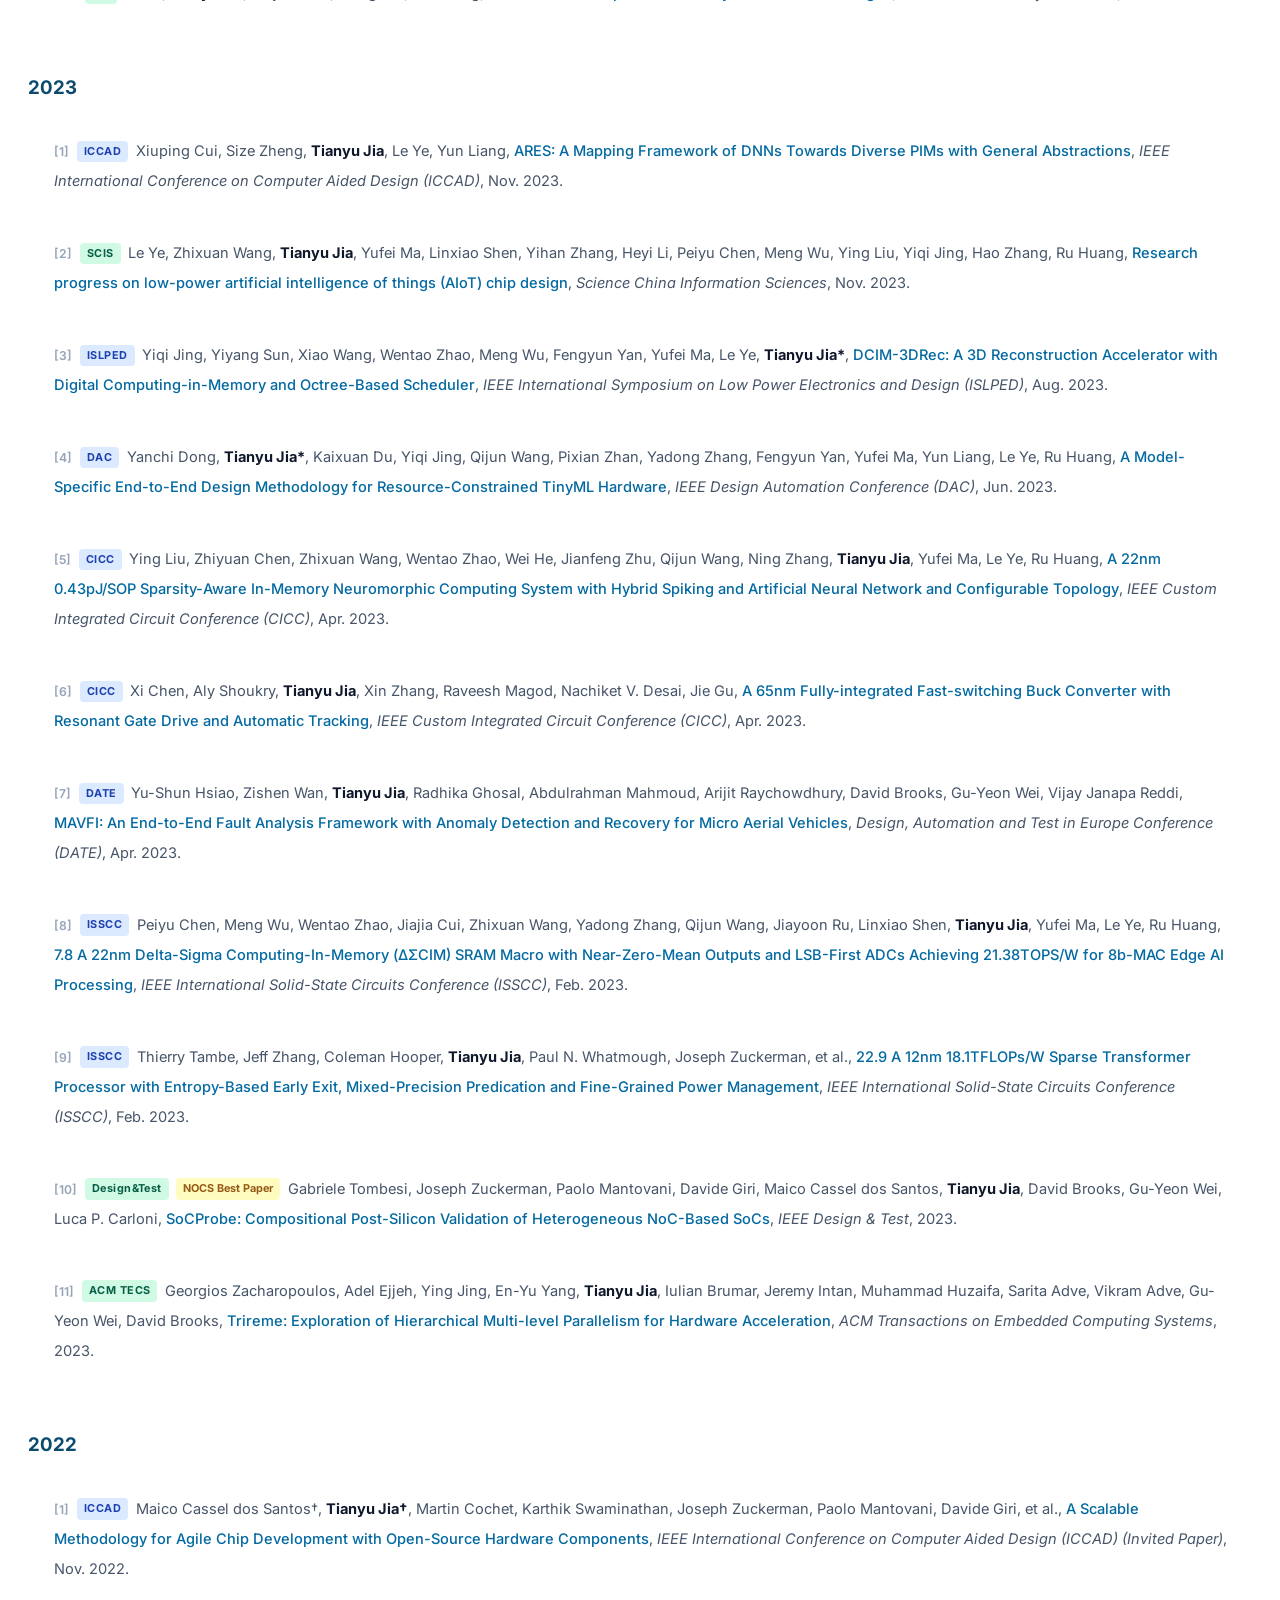
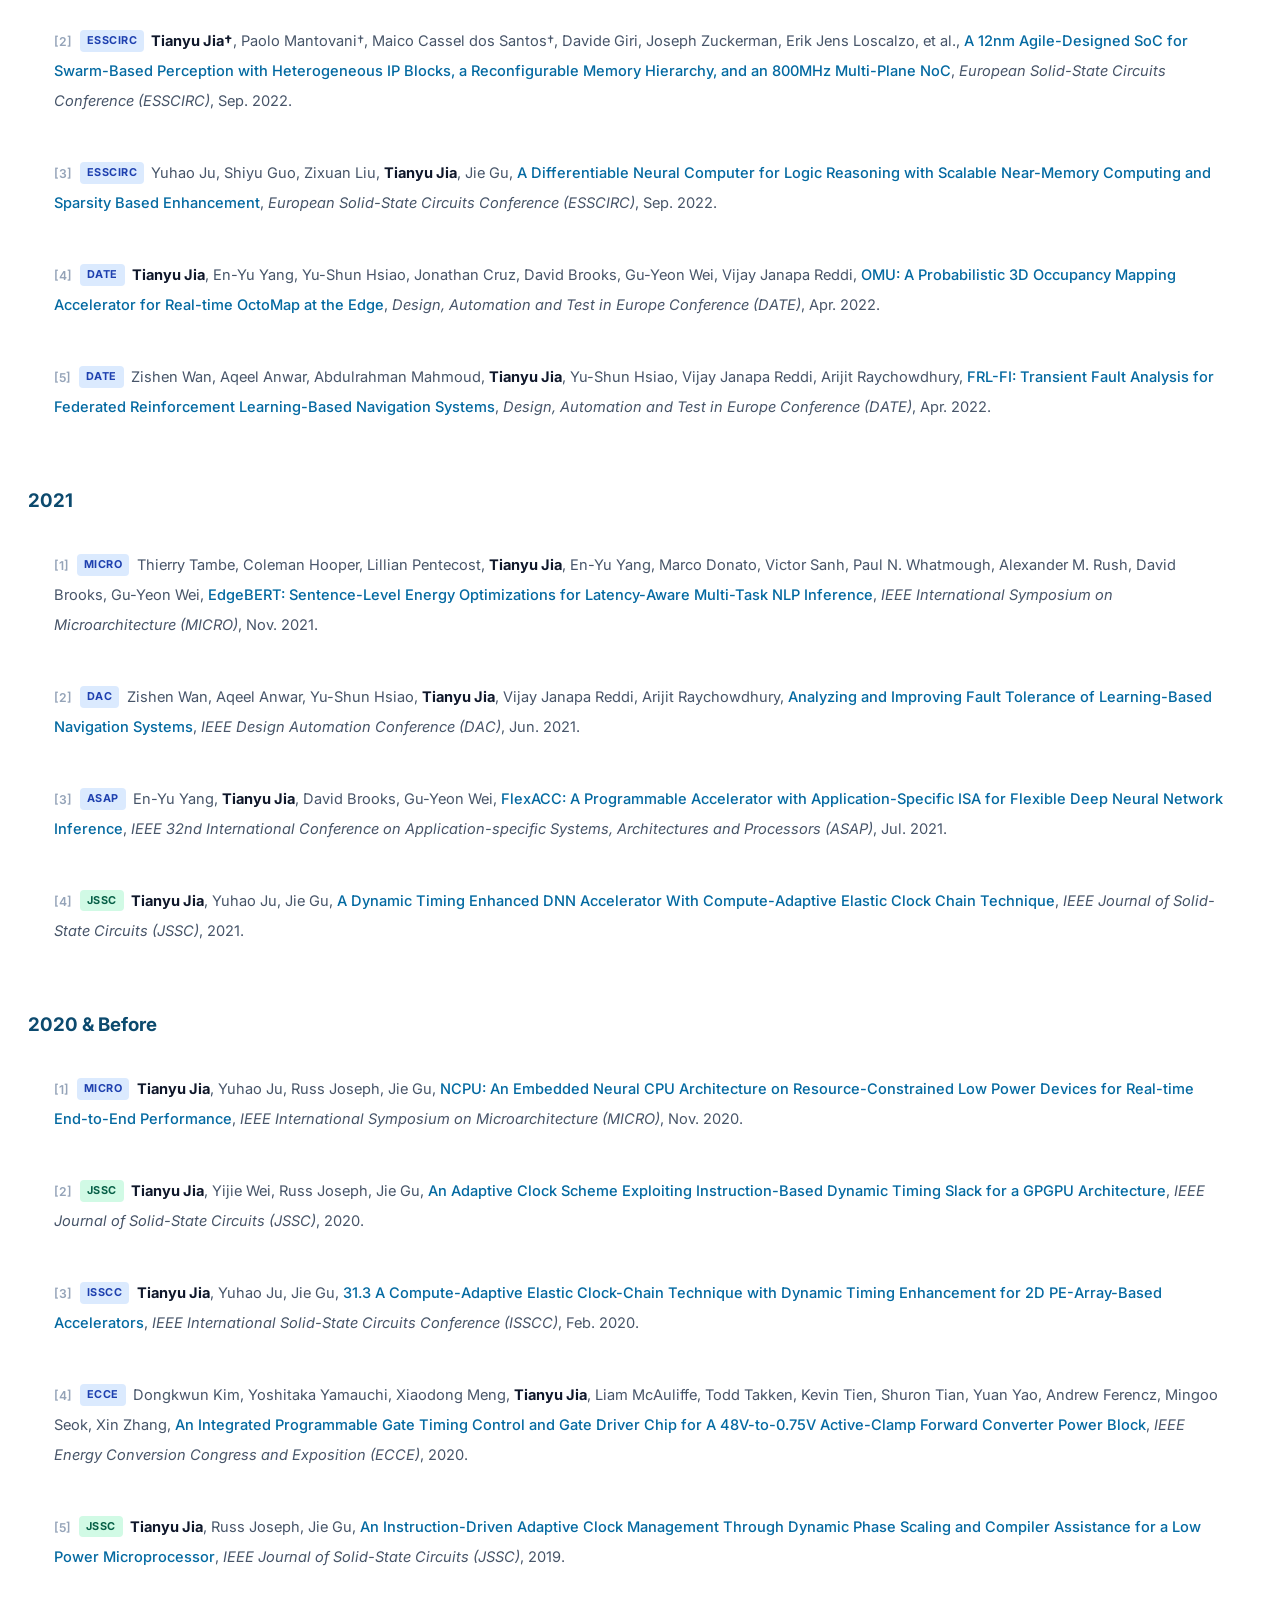
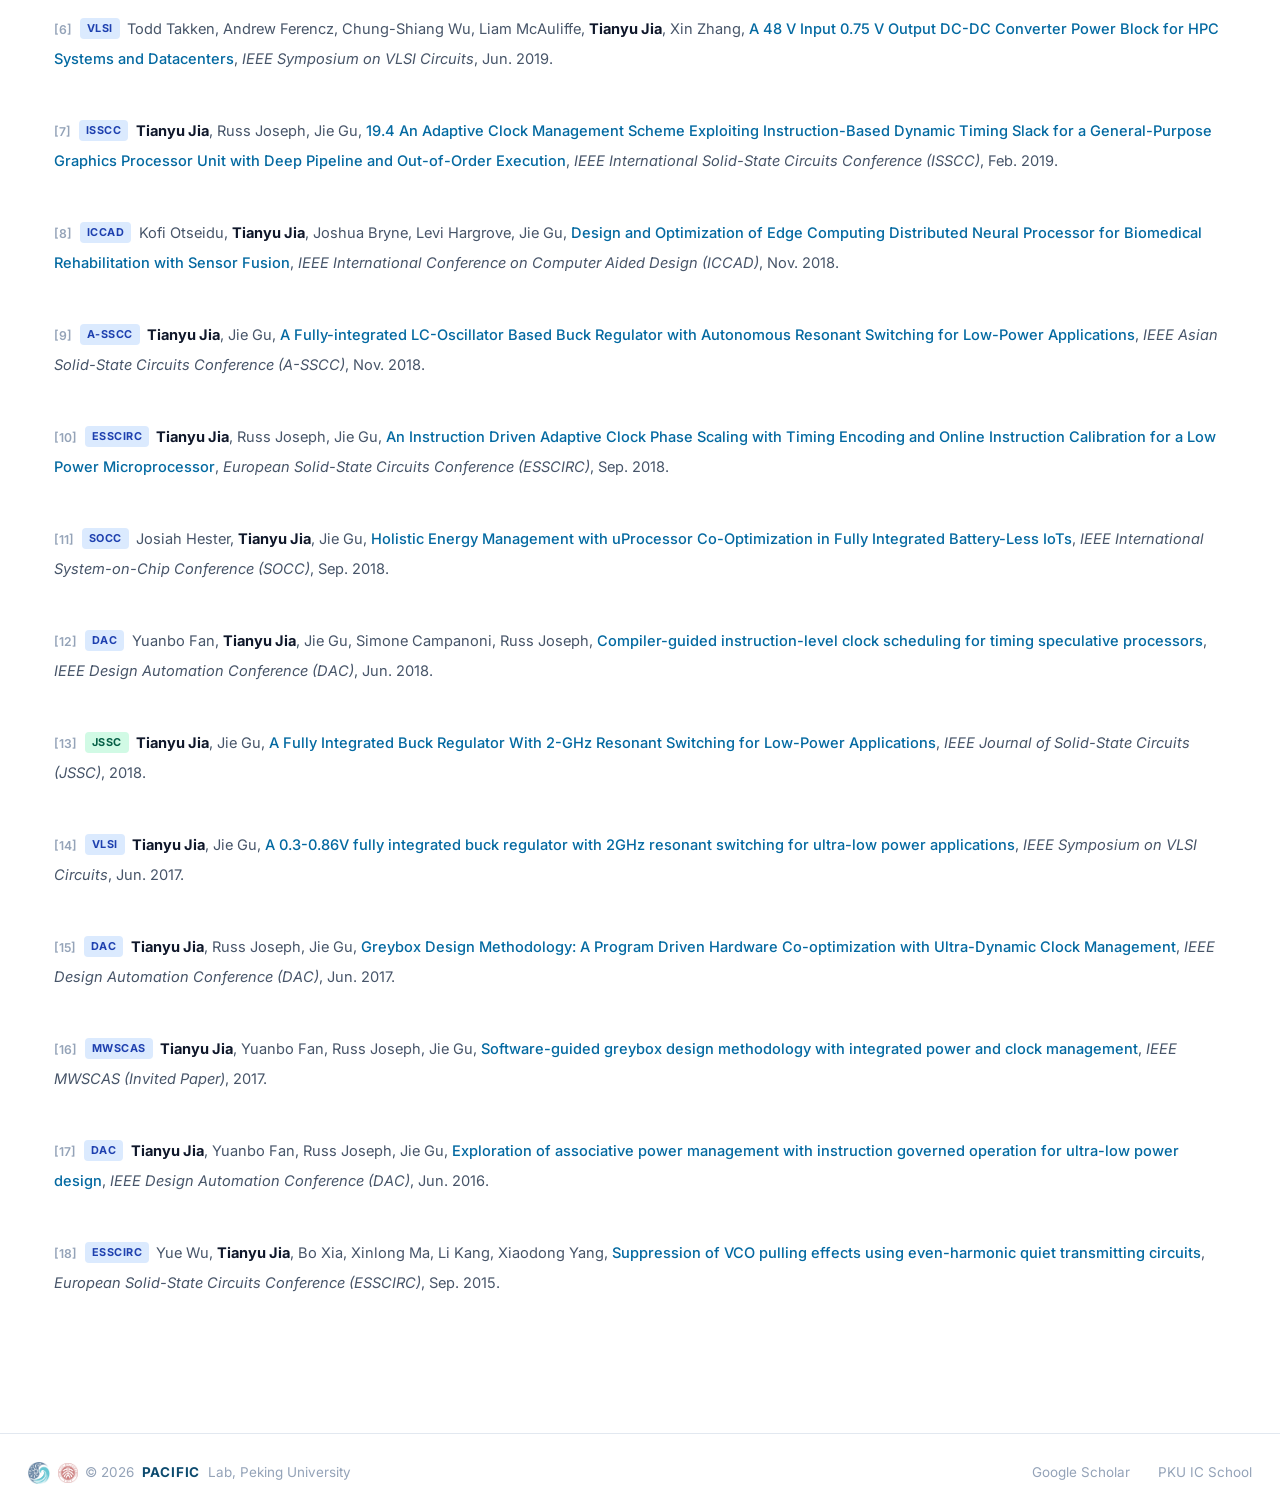
<file: publications.html>
<!DOCTYPE html>
<html lang="en">
<head>
  <meta charset="UTF-8">
  <meta name="viewport" content="width=device-width, initial-scale=1.0">
  <title>Publications - PACIFIC Lab</title>
  <link rel="preconnect" href="https://fonts.googleapis.com">
  <link href="https://fonts.googleapis.com/css2?family=Inter:wght@300;400;500;600;700;800&display=swap" rel="stylesheet">
  <link rel="icon" href="assets/images/favicon.ico" type="image/x-icon">
  <link rel="apple-touch-icon" href="assets/images/logo-180.png">
  <link rel="stylesheet" href="assets/css/style.css">
</head>
<body>
  <nav class="navbar" id="navbar">
    <div class="nav-inner">
      <a href="index.html" class="nav-brand"><img src="assets/images/logo.png" alt="PACIFIC" class="nav-logo"><img src="assets/images/pku_logo.png" alt="PKU">PACIFIC Lab</a>
      <div class="nav-links">
        <a href="index.html" class="nav-link">Home</a>
        <a href="news.html" class="nav-link">News</a>
        <a href="research.html" class="nav-link">Research</a>
        <a href="publications.html" class="nav-link active">Publications</a>
        <a href="team.html" class="nav-link">Team</a>
        <a href="teaching.html" class="nav-link">Teaching</a>
      </div>
      <button class="hamburger" onclick="toggleMobileMenu()"><span></span><span></span><span></span></button>
    </div>
  </nav>
  <div class="mobile-menu" id="mobileMenu">
    <a href="index.html" class="nav-link" onclick="closeMobileMenu()">Home</a>
    <a href="news.html" class="nav-link" onclick="closeMobileMenu()">News</a>
    <a href="research.html" class="nav-link" onclick="closeMobileMenu()">Research</a>
    <a href="publications.html" class="nav-link" onclick="closeMobileMenu()">Publications</a>
    <a href="team.html" class="nav-link" onclick="closeMobileMenu()">Team</a>
    <a href="teaching.html" class="nav-link" onclick="closeMobileMenu()">Teaching</a>
  </div>

  <section class="section section-alt">
    <div class="container">
      <div class="breadcrumb"><a href="index.html">Home</a> <span style="margin:0 0.4rem;">/</span> Publications</div>
      <div class="fade-up">
        <p class="section-label">Our Work</p>
        <h2 class="section-title">Publications</h2>
        <p style="font-size:0.72rem;color:#a0aec0;">* Corresponding Author &nbsp;&nbsp; † Equal Contributions</p>
        <p style="font-size:0.68rem;color:#a0aec0;margin-top:0.3rem;">
          <span class="pub-venue conference" style="vertical-align:middle;">VENUE</span> = Conference &nbsp;
          <span class="pub-venue journal" style="vertical-align:middle;">VENUE</span> = Journal
        </p>
      </div>

      <!-- Year Tabs (dynamically populated from CSV) -->
      <div id="pub-year-tabs" class="year-tabs fade-up" style="margin-top:1.5rem;"></div>

      <!-- Publication Content (dynamically populated from CSV) -->
      <div id="pub-content"></div>
    </div>
  </section>

  <footer class="footer">
    <div class="footer-inner">
      <p class="footer-text"><img src="assets/images/logo.png" alt="PACIFIC" class="footer-logo"><img src="assets/images/pku_logo.png" alt="PKU">&copy; 2026 <strong>PACIFIC</strong> Lab, Peking University</p>
      <div class="footer-links">
        <a href="https://scholar.google.com/citations?user=x5IMx08AAAAJ&hl=en" target="_blank">Google Scholar</a>
        <a href="https://ic.pku.edu.cn" target="_blank">PKU IC School</a>
      </div>
    </div>
  </footer>

  <button class="back-to-top" id="backToTop" onclick="window.scrollTo({top:0,behavior:'smooth'})">
    <svg width="18" height="18" fill="none" stroke="currentColor" viewBox="0 0 24 24"><path stroke-linecap="round" stroke-linejoin="round" stroke-width="2" d="M5 15l7-7 7 7"/></svg>
  </button>
  <script src="assets/js/main.js"></script>
</body>
</html>
</file>
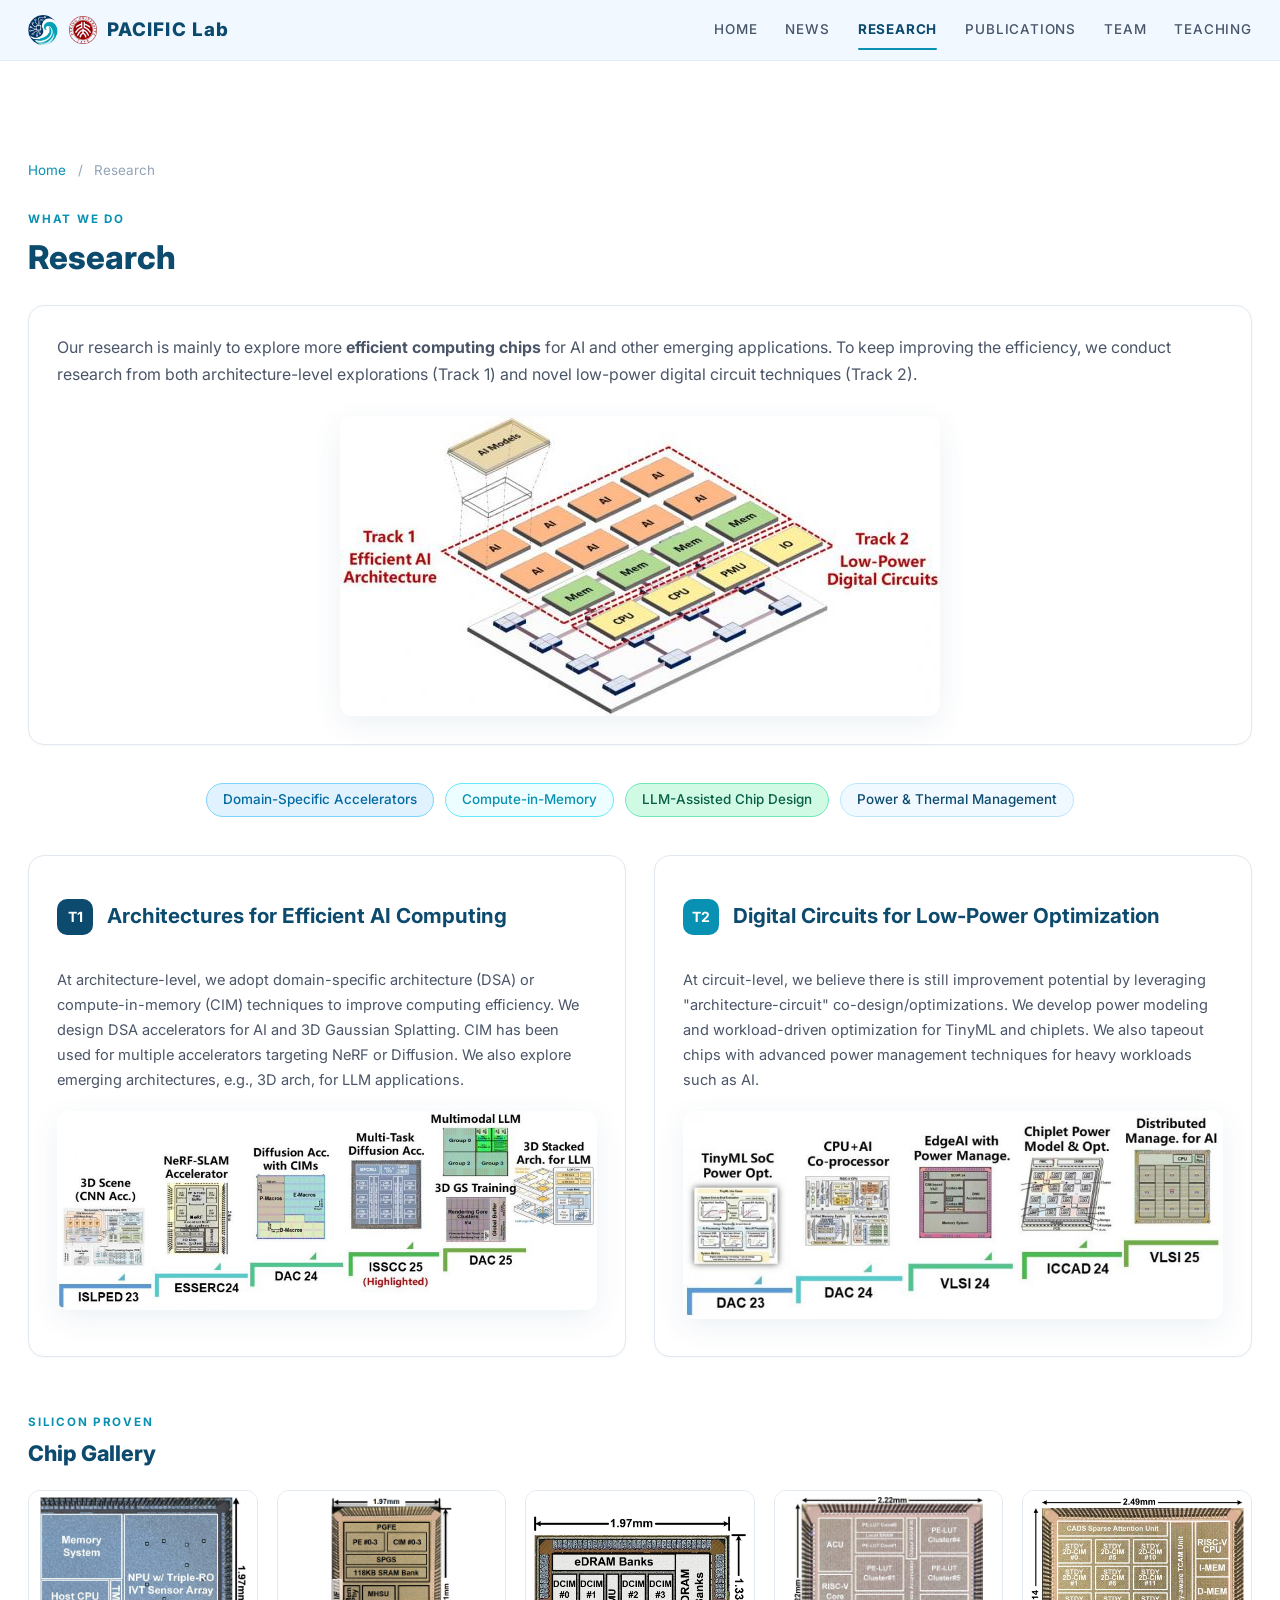
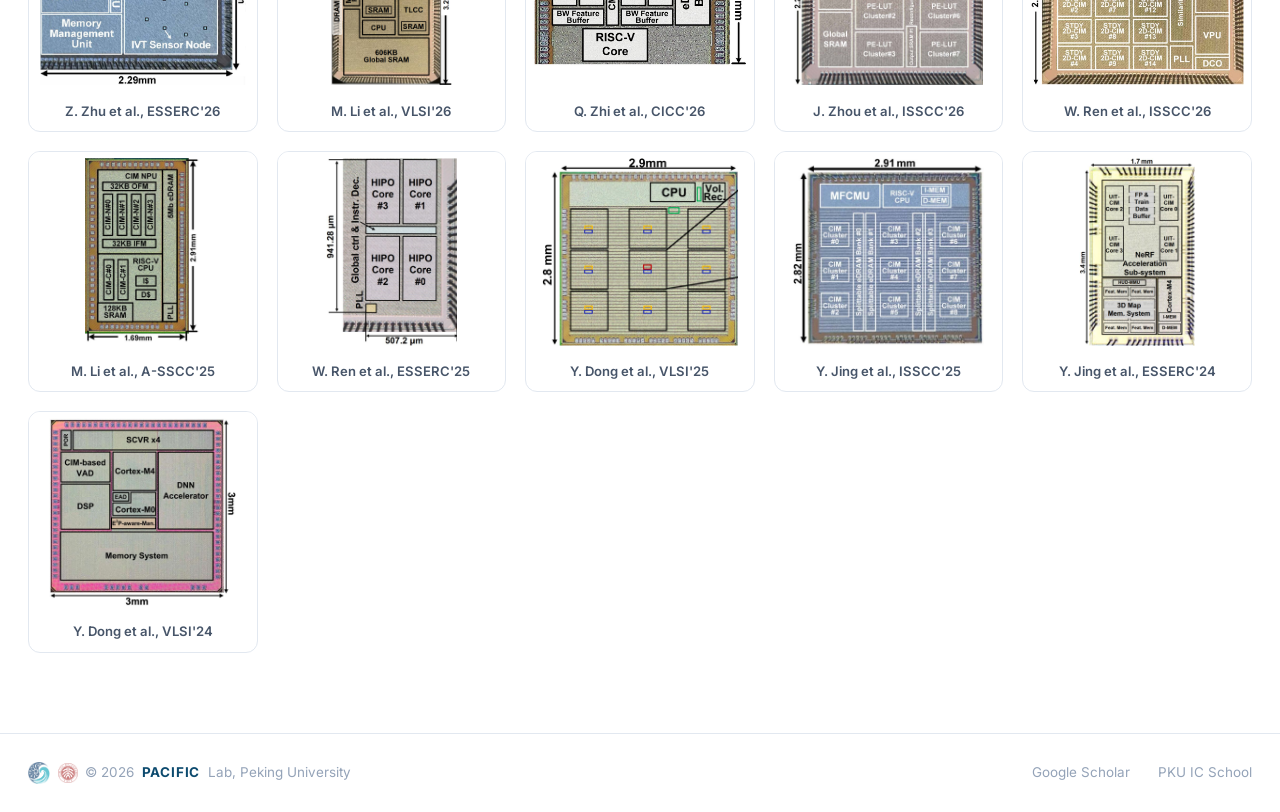
<file: research.html>
<!DOCTYPE html>
<html lang="en">
<head>
  <meta charset="UTF-8">
  <meta name="viewport" content="width=device-width, initial-scale=1.0">
  <title>Research - PACIFIC Lab</title>
  <link rel="preconnect" href="https://fonts.googleapis.com">
  <link href="https://fonts.googleapis.com/css2?family=Inter:wght@300;400;500;600;700;800&display=swap" rel="stylesheet">
  <link rel="icon" href="assets/images/favicon.ico" type="image/x-icon">
  <link rel="apple-touch-icon" href="assets/images/logo-180.png">
  <link rel="stylesheet" href="assets/css/style.css">
</head>
<body>
  <nav class="navbar" id="navbar">
    <div class="nav-inner">
      <a href="index.html" class="nav-brand"><img src="assets/images/logo.png" alt="PACIFIC" class="nav-logo"><img src="assets/images/pku_logo.png" alt="PKU">PACIFIC Lab</a>
      <div class="nav-links">
        <a href="index.html" class="nav-link">Home</a>
        <a href="news.html" class="nav-link">News</a>
        <a href="research.html" class="nav-link active">Research</a>
        <a href="publications.html" class="nav-link">Publications</a>
        <a href="team.html" class="nav-link">Team</a>
        <a href="teaching.html" class="nav-link">Teaching</a>
      </div>
      <button class="hamburger" onclick="toggleMobileMenu()"><span></span><span></span><span></span></button>
    </div>
  </nav>
  <div class="mobile-menu" id="mobileMenu">
    <a href="index.html" class="nav-link" onclick="closeMobileMenu()">Home</a>
    <a href="news.html" class="nav-link" onclick="closeMobileMenu()">News</a>
    <a href="research.html" class="nav-link" onclick="closeMobileMenu()">Research</a>
    <a href="publications.html" class="nav-link" onclick="closeMobileMenu()">Publications</a>
    <a href="team.html" class="nav-link" onclick="closeMobileMenu()">Team</a>
    <a href="teaching.html" class="nav-link" onclick="closeMobileMenu()">Teaching</a>
  </div>

  <section class="section section-alt">
    <div class="container">
      <div class="breadcrumb"><a href="index.html">Home</a> <span style="margin:0 0.4rem;">/</span> Research</div>
      <div class="fade-up">
        <p class="section-label">What We Do</p>
        <h2 class="section-title">Research</h2>
      </div>

      <div class="fade-up" style="margin-top:1.5rem;">
        <div class="card">
          <p style="color:#4a5568;line-height:1.7;font-size:0.85rem;">
            Our research is mainly to explore more <strong>efficient computing chips</strong> for AI and other emerging applications. To keep improving the efficiency, we conduct research from both architecture-level explorations (Track 1) and novel low-power digital circuit techniques (Track 2).
          </p>
          <img src="assets/images/research_theme.jpg" alt="Research Theme Overview" class="research-img" style="margin-top:1.5rem;display:block;max-width:600px;margin-left:auto;margin-right:auto;">
        </div>
      </div>

      <!-- Research topics -->
      <div style="display:flex;flex-wrap:wrap;gap:0.6rem;justify-content:center;margin:2rem 0;" class="fade-up">
        <span class="tag" style="background:#e0f2fe;color:#0369a1;border:1px solid #7dd3fc;">Domain-Specific Accelerators</span>
        <span class="tag" style="background:#ecfeff;color:#0891b2;border:1px solid #67e8f9;">Compute-in-Memory</span>
        <span class="tag" style="background:#d1fae5;color:#065f46;border:1px solid #6ee7b7;">LLM-Assisted Chip Design</span>
        <span class="tag" style="background:#f0f9ff;color:#0c4a6e;border:1px solid #bae6fd;">Power &amp; Thermal Management</span>
      </div>

      <!-- Track 1 -->
      <div style="display:grid;grid-template-columns:1fr 1fr;gap:1.5rem;margin-top:2rem;" class="teaching-grid">
        <div class="card fade-left">
          <div class="track-header">
            <div style="width:36px;height:36px;border-radius:10px;display:flex;align-items:center;justify-content:center;color:white;font-weight:700;font-size:0.75rem;background:#0c4a6e;flex-shrink:0;">T1</div>
            <h3 class="section-title-sm" style="margin-bottom:0;">Architectures for Efficient AI Computing</h3>
          </div>
          <p style="color:#4a5568;font-size:0.78rem;line-height:1.7;margin-bottom:1rem;">
            At architecture-level, we adopt domain-specific architecture (DSA) or compute-in-memory (CIM) techniques to improve computing efficiency. We design DSA accelerators for AI and 3D Gaussian Splatting. CIM has been used for multiple accelerators targeting NeRF or Diffusion. We also explore emerging architectures, e.g., 3D arch, for LLM applications.
          </p>
          <img src="assets/images/track1.jpg" alt="Track 1" class="research-img" style="width:100%;">
        </div>
        <div class="card fade-right">
          <div class="track-header">
            <div style="width:36px;height:36px;border-radius:10px;display:flex;align-items:center;justify-content:center;color:white;font-weight:700;font-size:0.75rem;background:#0891b2;flex-shrink:0;">T2</div>
            <h3 class="section-title-sm" style="margin-bottom:0;">Digital Circuits for Low-Power Optimization</h3>
          </div>
          <p style="color:#4a5568;font-size:0.78rem;line-height:1.7;margin-bottom:1rem;">
            At circuit-level, we believe there is still improvement potential by leveraging "architecture-circuit" co-design/optimizations. We develop power modeling and workload-driven optimization for TinyML and chiplets. We also tapeout chips with advanced power management techniques for heavy workloads such as AI.
          </p>
          <img src="assets/images/track2.jpg" alt="Track 2" class="research-img" style="width:100%;">
        </div>
      </div>

      <!-- Chip Gallery -->
      <div style="margin-top:3rem;" class="fade-up">
        <p class="section-label">Silicon Proven</p>
        <h3 class="section-title" style="font-size:1.15rem;">Chip Gallery</h3>
        <div id="chip-gallery" class="chip-gallery"></div>
      </div>
    </div>
  </section>

  <footer class="footer">
    <div class="footer-inner">
      <p class="footer-text"><img src="assets/images/logo.png" alt="PACIFIC" class="footer-logo"><img src="assets/images/pku_logo.png" alt="PKU">&copy; 2026 <strong>PACIFIC</strong> Lab, Peking University</p>
      <div class="footer-links">
        <a href="https://scholar.google.com/citations?user=x5IMx08AAAAJ&hl=en" target="_blank">Google Scholar</a>
        <a href="https://ic.pku.edu.cn" target="_blank">PKU IC School</a>
      </div>
    </div>
  </footer>

  <button class="back-to-top" id="backToTop" onclick="window.scrollTo({top:0,behavior:'smooth'})">
    <svg width="18" height="18" fill="none" stroke="currentColor" viewBox="0 0 24 24"><path stroke-linecap="round" stroke-linejoin="round" stroke-width="2" d="M5 15l7-7 7 7"/></svg>
  </button>
  <script src="assets/js/main.js"></script>
</body>
</html>
</file>
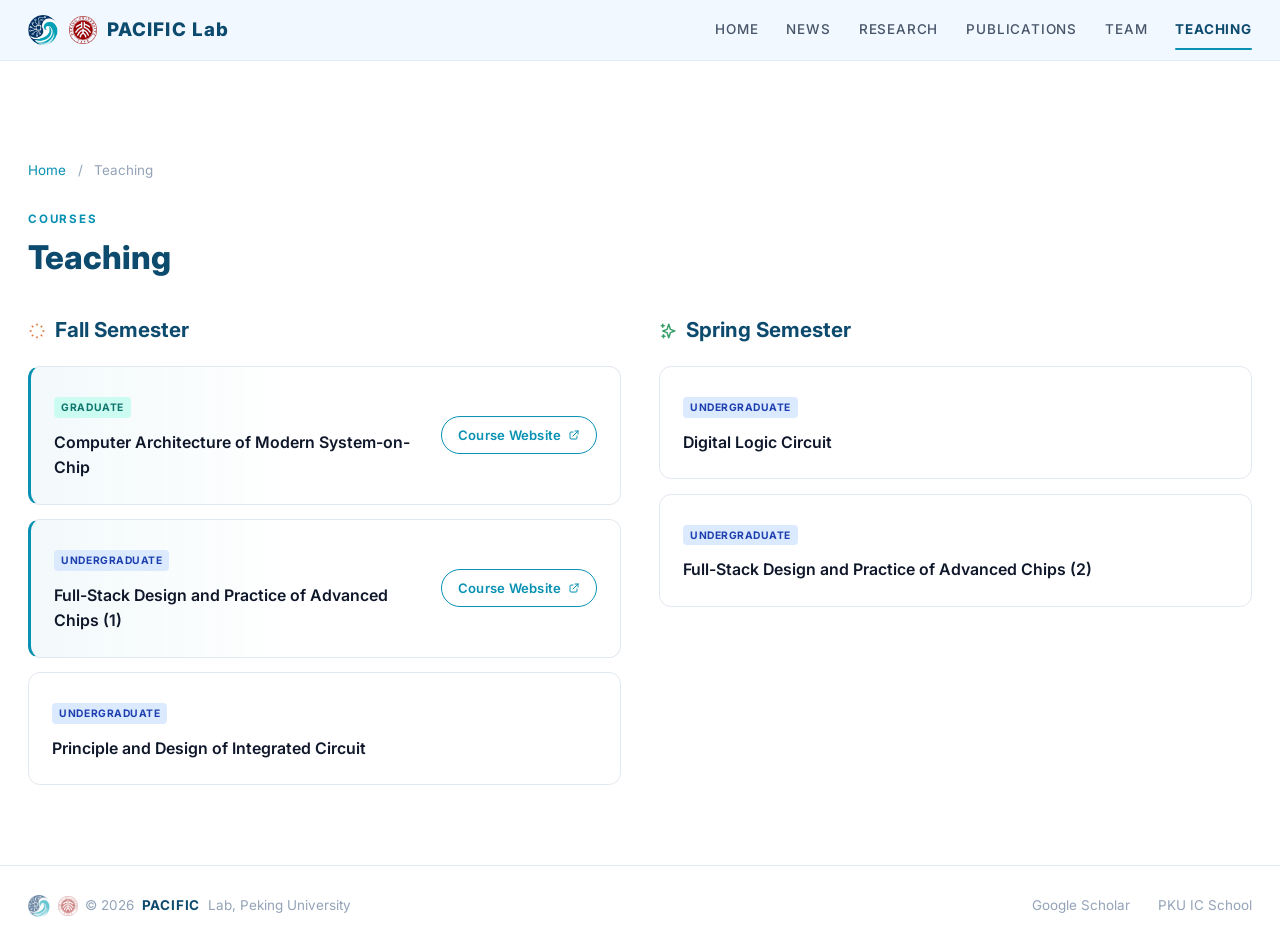
<file: teaching.html>
<!DOCTYPE html>
<html lang="en">
<head>
  <meta charset="UTF-8">
  <meta name="viewport" content="width=device-width, initial-scale=1.0">
  <title>Teaching - PACIFIC Lab</title>
  <link rel="preconnect" href="https://fonts.googleapis.com">
  <link href="https://fonts.googleapis.com/css2?family=Inter:wght@300;400;500;600;700;800&display=swap" rel="stylesheet">
  <link rel="icon" href="assets/images/favicon.ico" type="image/x-icon">
  <link rel="apple-touch-icon" href="assets/images/logo-180.png">
  <link rel="stylesheet" href="assets/css/style.css">
</head>
<body>
  <nav class="navbar" id="navbar">
    <div class="nav-inner">
      <a href="index.html" class="nav-brand"><img src="assets/images/logo.png" alt="PACIFIC" class="nav-logo"><img src="assets/images/pku_logo.png" alt="PKU">PACIFIC Lab</a>
      <div class="nav-links">
        <a href="index.html" class="nav-link">Home</a>
        <a href="news.html" class="nav-link">News</a>
        <a href="research.html" class="nav-link">Research</a>
        <a href="publications.html" class="nav-link">Publications</a>
        <a href="team.html" class="nav-link">Team</a>
        <a href="teaching.html" class="nav-link active">Teaching</a>
      </div>
      <button class="hamburger" onclick="toggleMobileMenu()"><span></span><span></span><span></span></button>
    </div>
  </nav>
  <div class="mobile-menu" id="mobileMenu">
    <a href="index.html" class="nav-link" onclick="closeMobileMenu()">Home</a>
    <a href="news.html" class="nav-link" onclick="closeMobileMenu()">News</a>
    <a href="research.html" class="nav-link" onclick="closeMobileMenu()">Research</a>
    <a href="publications.html" class="nav-link" onclick="closeMobileMenu()">Publications</a>
    <a href="team.html" class="nav-link" onclick="closeMobileMenu()">Team</a>
    <a href="teaching.html" class="nav-link" onclick="closeMobileMenu()">Teaching</a>
  </div>

  <section class="section section-alt">
    <div class="container">
      <div class="breadcrumb"><a href="index.html">Home</a> <span style="margin:0 0.4rem;">/</span> Teaching</div>
      <div class="fade-up">
        <p class="section-label">Courses</p>
        <h2 class="section-title">Teaching</h2>
      </div>

      <div style="display:grid;grid-template-columns:1fr 1fr;gap:2rem;margin-top:2rem;" class="teaching-grid">
        <div class="fade-left">
          <h3 class="section-title-sm" style="display:flex;align-items:center;gap:0.5rem;">
            <svg width="18" height="18" style="color:#dd6b20;" fill="none" stroke="currentColor" viewBox="0 0 24 24"><path stroke-linecap="round" stroke-linejoin="round" stroke-width="2" d="M12 3v1m0 16v1m9-9h-1M4 12H3m15.364 6.364l-.707-.707M6.343 6.343l-.707-.707m12.728 0l-.707.707M6.343 17.657l-.707.707"/></svg>
            Fall Semester
          </h3>
          <!-- Fall courses (dynamically populated from CSV) -->
          <div id="fall-courses" style="display:flex;flex-direction:column;gap:0.75rem;" class="stagger"></div>
        </div>
        <div class="fade-right">
          <h3 class="section-title-sm" style="display:flex;align-items:center;gap:0.5rem;">
            <svg width="18" height="18" style="color:#38a169;" fill="none" stroke="currentColor" viewBox="0 0 24 24"><path stroke-linecap="round" stroke-linejoin="round" stroke-width="2" d="M5 3v4M3 5h4M6 17v4m-2-2h4m5-16l2.286 6.857L21 12l-5.714 2.143L13 21l-2.286-6.857L5 12l5.714-2.143L13 3z"/></svg>
            Spring Semester
          </h3>
          <!-- Spring courses (dynamically populated from CSV) -->
          <div id="spring-courses" style="display:flex;flex-direction:column;gap:0.75rem;" class="stagger"></div>
        </div>
      </div>
    </div>
  </section>

  <footer class="footer">
    <div class="footer-inner">
      <p class="footer-text"><img src="assets/images/logo.png" alt="PACIFIC" class="footer-logo"><img src="assets/images/pku_logo.png" alt="PKU">&copy; 2026 <strong>PACIFIC</strong> Lab, Peking University</p>
      <div class="footer-links">
        <a href="https://scholar.google.com/citations?user=x5IMx08AAAAJ&hl=en" target="_blank">Google Scholar</a>
        <a href="https://ic.pku.edu.cn" target="_blank">PKU IC School</a>
      </div>
    </div>
  </footer>
  <button class="back-to-top" id="backToTop" onclick="window.scrollTo({top:0,behavior:'smooth'})">
    <svg width="18" height="18" fill="none" stroke="currentColor" viewBox="0 0 24 24"><path stroke-linecap="round" stroke-linejoin="round" stroke-width="2" d="M5 15l7-7 7 7"/></svg>
  </button>
  <script src="assets/js/main.js"></script>
</body>
</html>
</file>
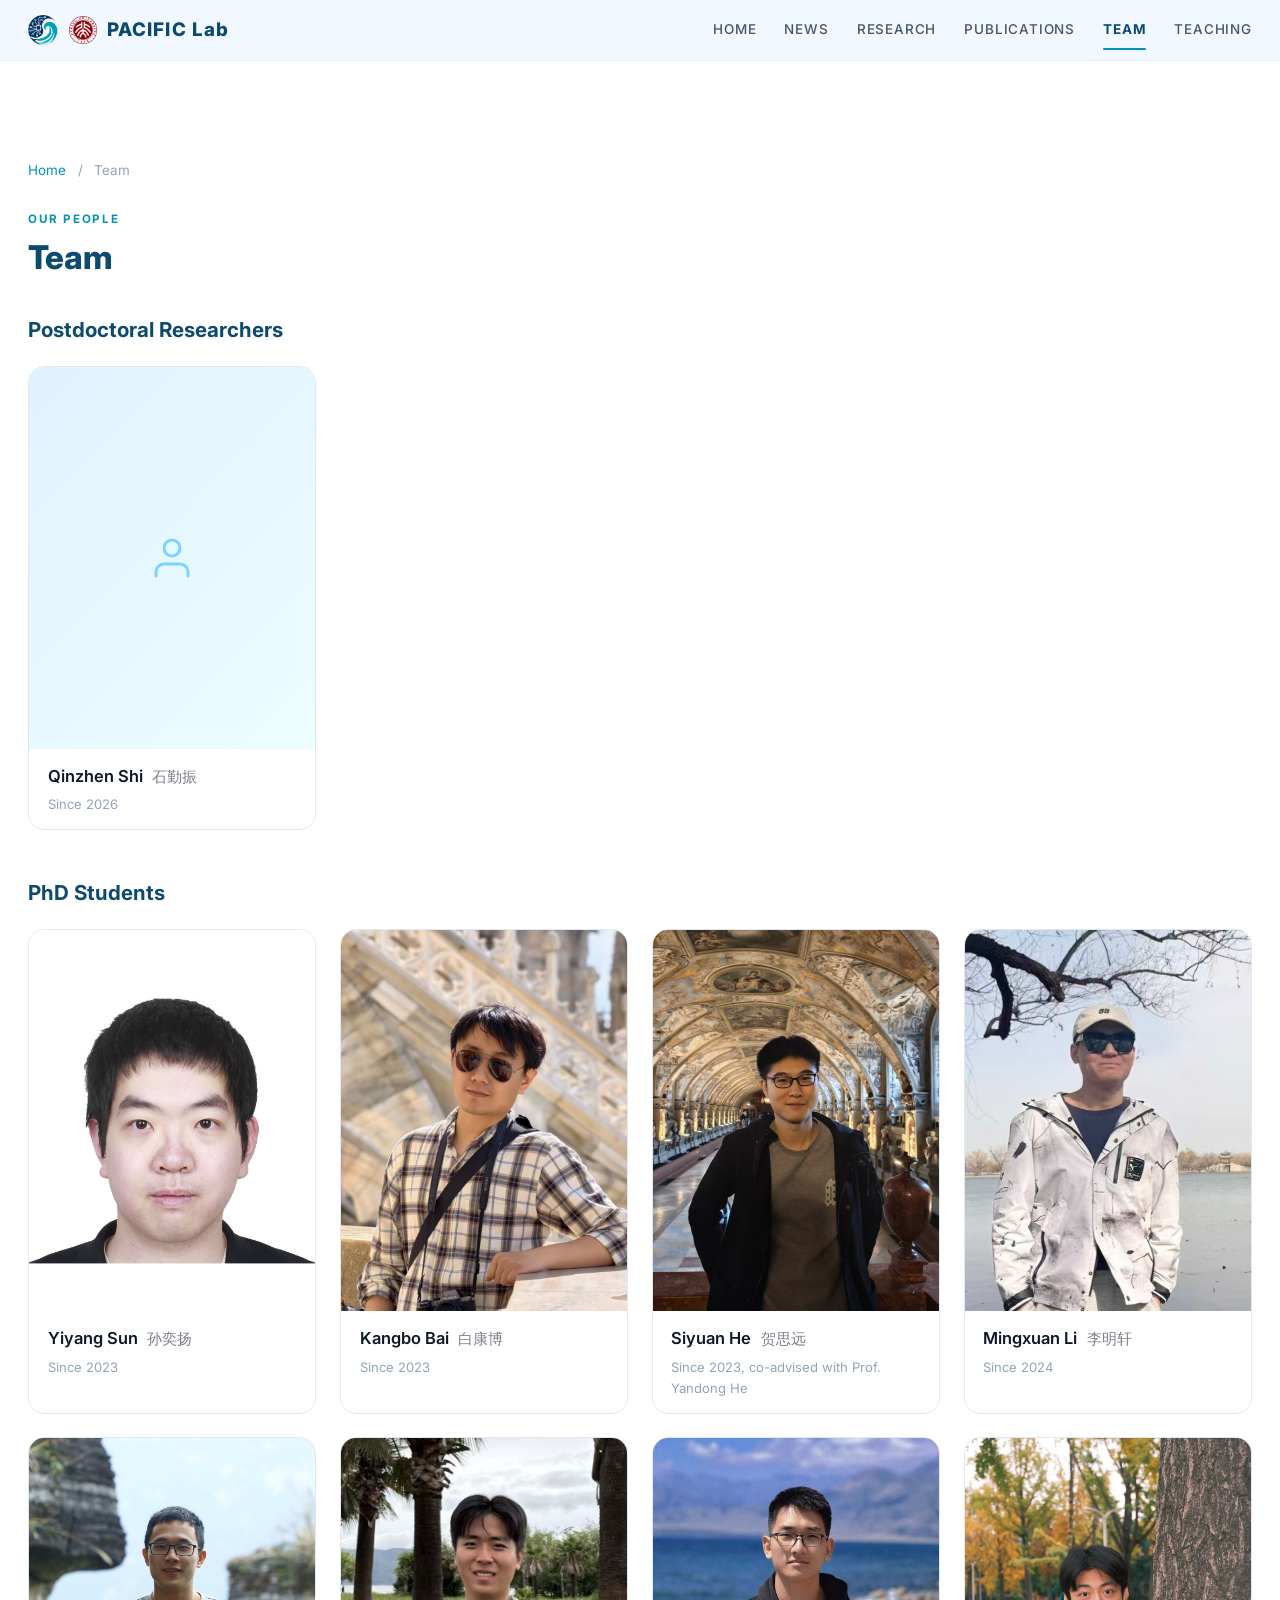
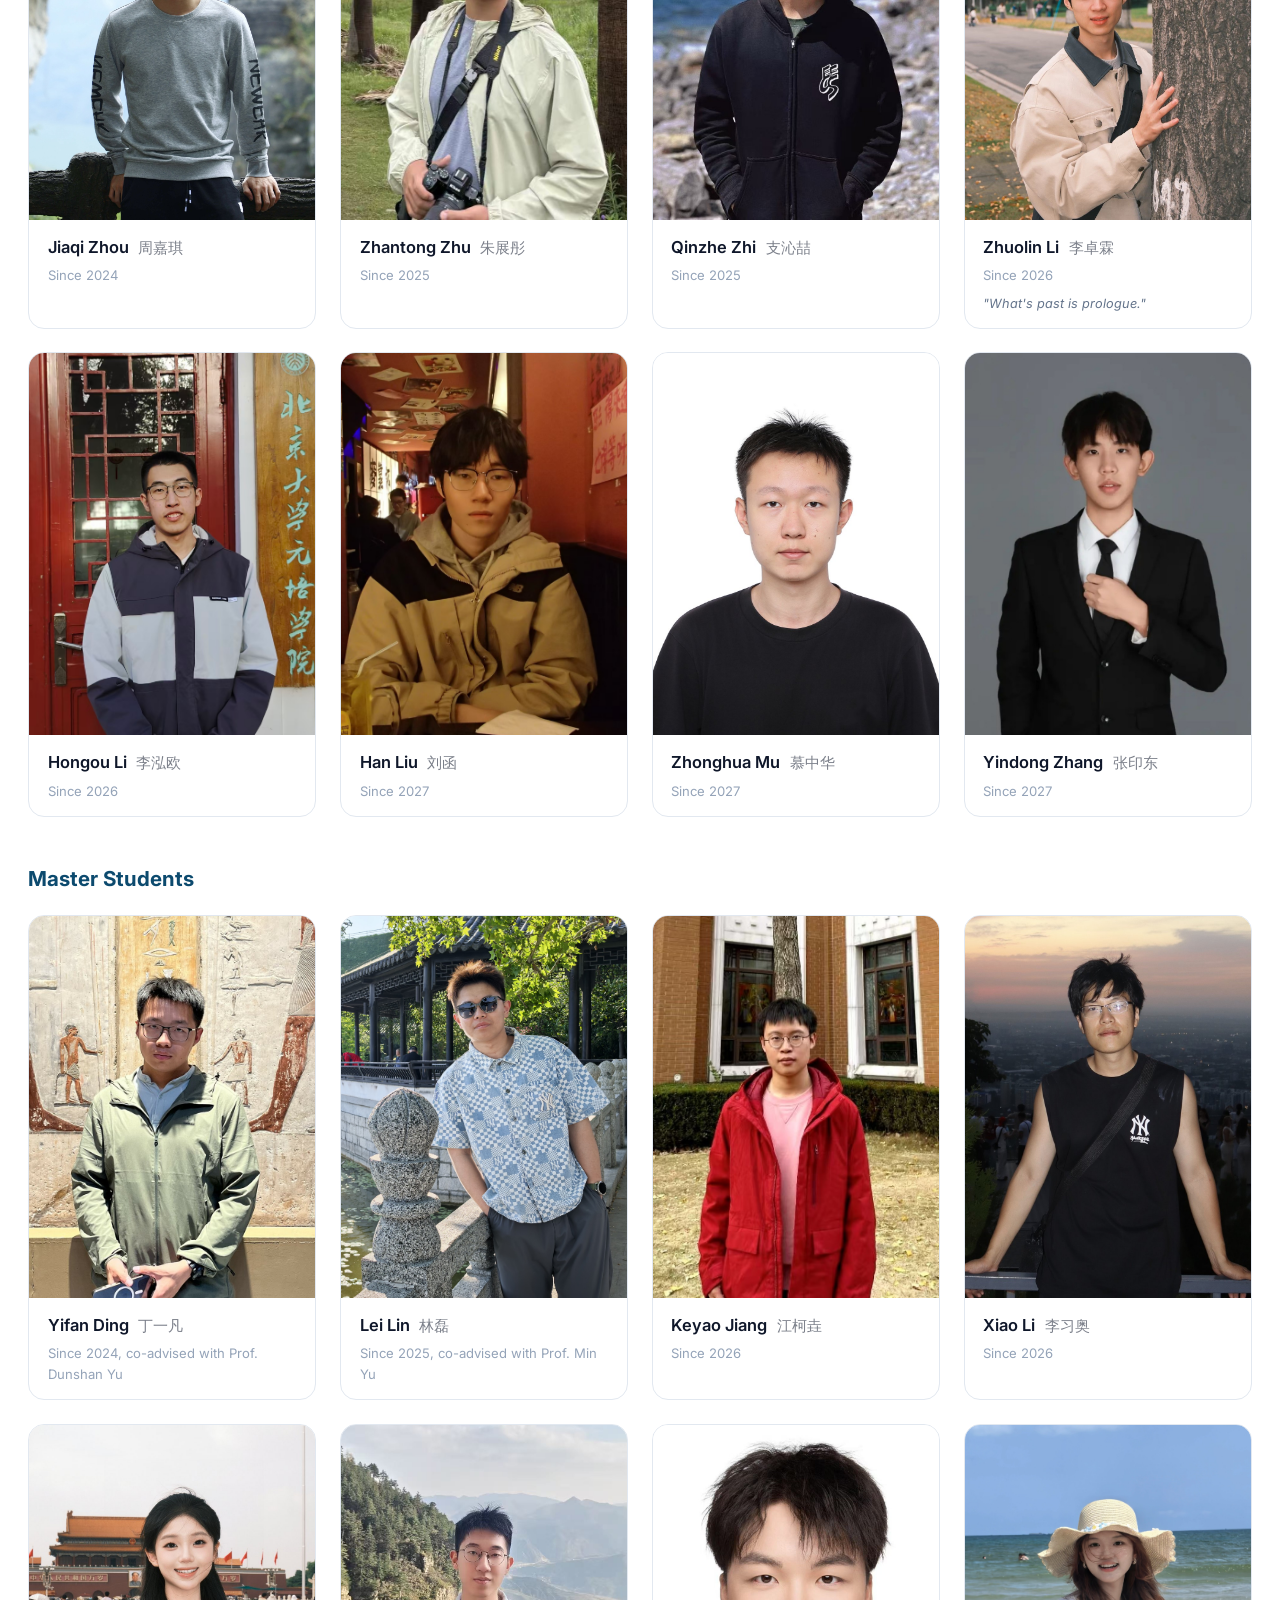
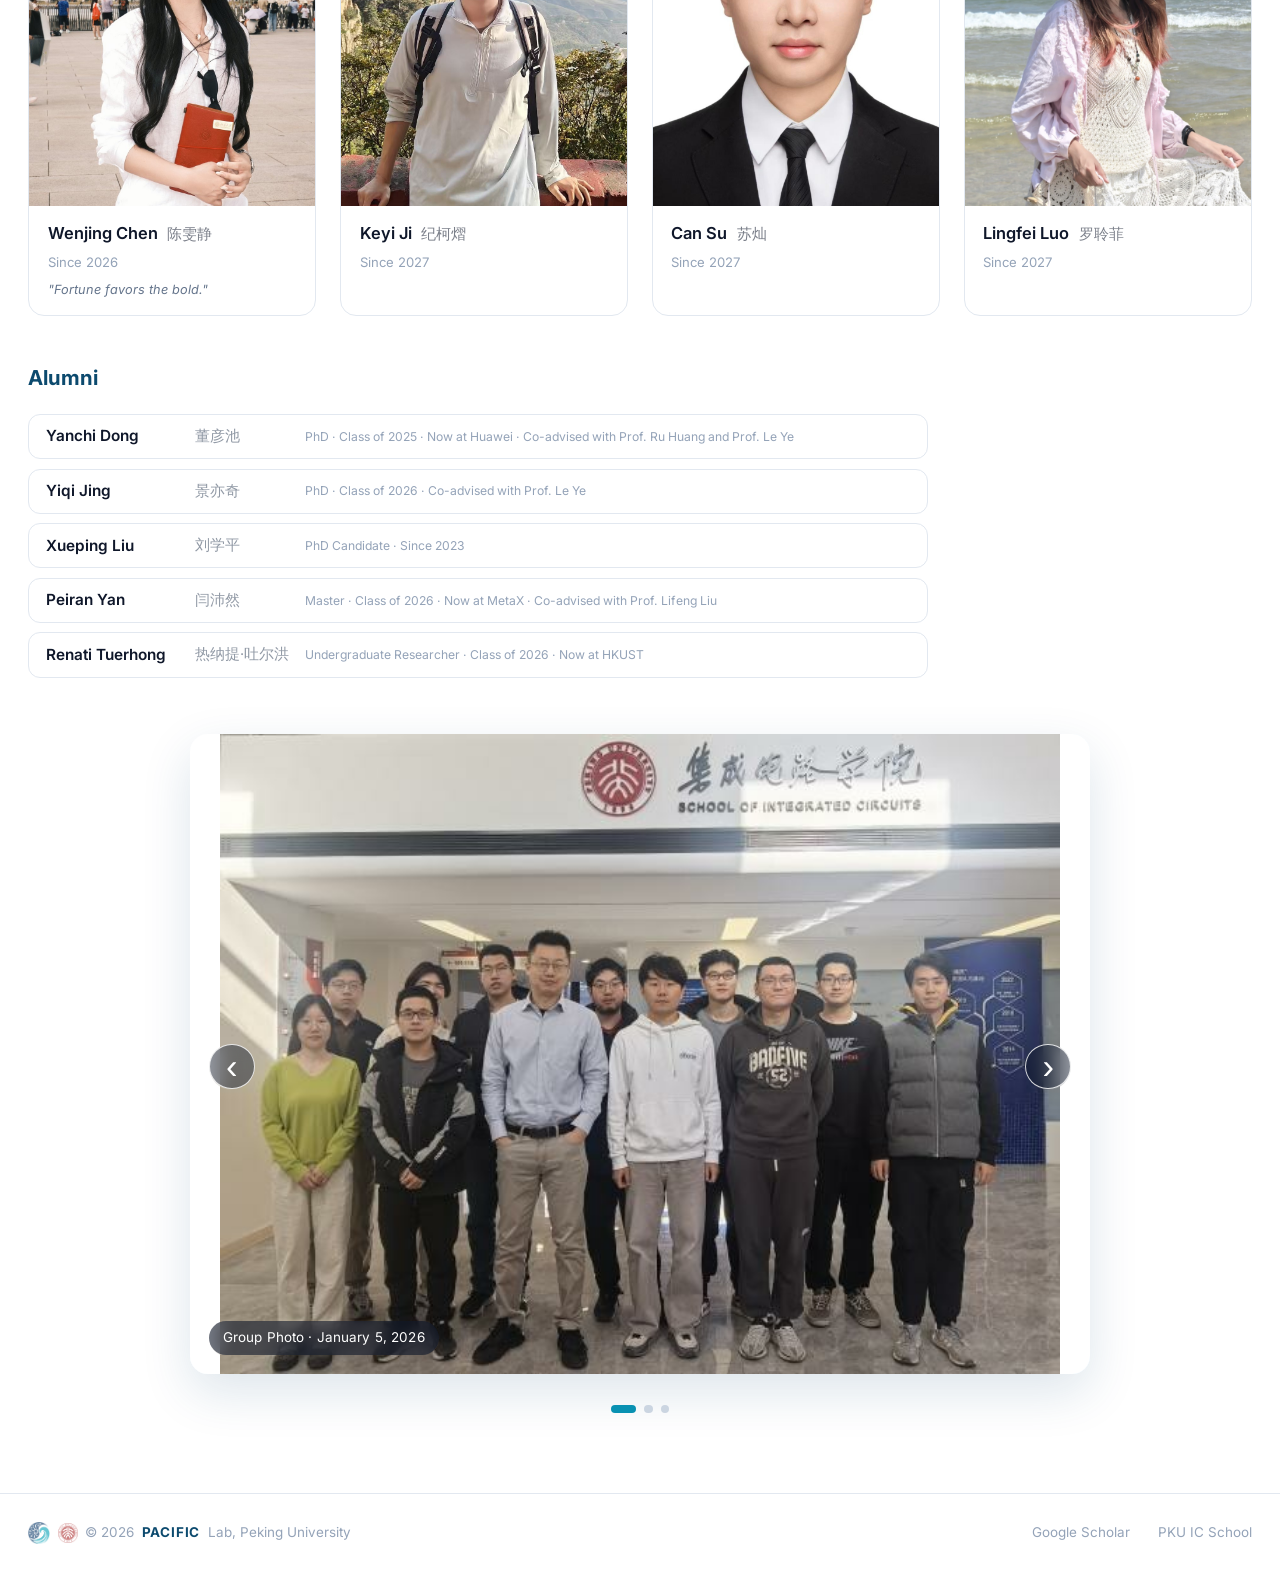
<file: team.html>
<!DOCTYPE html>
<html lang="en">
<head>
  <meta charset="UTF-8">
  <meta name="viewport" content="width=device-width, initial-scale=1.0">
  <title>Team - PACIFIC Lab</title>
  <link rel="preconnect" href="https://fonts.googleapis.com">
  <link href="https://fonts.googleapis.com/css2?family=Inter:wght@300;400;500;600;700;800&display=swap" rel="stylesheet">
  <link rel="icon" href="assets/images/favicon.ico" type="image/x-icon">
  <link rel="apple-touch-icon" href="assets/images/logo-180.png">
  <link rel="stylesheet" href="assets/css/style.css">
</head>
<body>
  <nav class="navbar" id="navbar">
    <div class="nav-inner">
      <a href="index.html" class="nav-brand"><img src="assets/images/logo.png" alt="PACIFIC" class="nav-logo"><img src="assets/images/pku_logo.png" alt="PKU">PACIFIC Lab</a>
      <div class="nav-links">
        <a href="index.html" class="nav-link">Home</a>
        <a href="news.html" class="nav-link">News</a>
        <a href="research.html" class="nav-link">Research</a>
        <a href="publications.html" class="nav-link">Publications</a>
        <a href="team.html" class="nav-link active">Team</a>
        <a href="teaching.html" class="nav-link">Teaching</a>
      </div>
      <button class="hamburger" onclick="toggleMobileMenu()"><span></span><span></span><span></span></button>
    </div>
  </nav>
  <div class="mobile-menu" id="mobileMenu">
    <a href="index.html" class="nav-link" onclick="closeMobileMenu()">Home</a>
    <a href="news.html" class="nav-link" onclick="closeMobileMenu()">News</a>
    <a href="research.html" class="nav-link" onclick="closeMobileMenu()">Research</a>
    <a href="publications.html" class="nav-link" onclick="closeMobileMenu()">Publications</a>
    <a href="team.html" class="nav-link" onclick="closeMobileMenu()">Team</a>
    <a href="teaching.html" class="nav-link" onclick="closeMobileMenu()">Teaching</a>
  </div>

  <section class="section section-alt">
    <div class="container">
      <div class="breadcrumb"><a href="index.html">Home</a> <span style="margin:0 0.4rem;">/</span> Team</div>
      <div class="fade-up">
        <p class="section-label">Our People</p>
        <h2 class="section-title">Team</h2>
      </div>

      <div style="margin-top:2rem;">
        <h3 class="section-title-sm">Postdoctoral Researchers</h3>
        <div id="postdoc-researchers" class="student-grid stagger"></div>
      </div>

      <div style="margin-top:2.5rem;">
        <h3 class="section-title-sm">PhD Students</h3>
        <!-- Current students (dynamically populated from CSV) -->
        <div id="current-students" class="student-grid stagger"></div>
      </div>

      <div style="margin-top:2.5rem;">
        <h3 class="section-title-sm">Master Students</h3>
        <div id="master-students" class="student-grid stagger"></div>
      </div>

      <div style="margin-top:2.5rem;">
        <h3 class="section-title-sm">Alumni</h3>
        <div id="alumni-students" class="alumni-list stagger"></div>
      </div>

      <div class="group-photo-section fade-up">
        <div class="group-photo-carousel" id="groupPhotoCarousel">
          <button class="group-photo-nav prev" type="button" aria-label="Previous group photo">‹</button>
          <div class="group-photo-track">
            <figure class="group-photo-slide active">
              <img src="assets/images/group_photos/group_photo_2026_01_05.jpg" alt="Group Photo - January 5, 2026">
              <figcaption>Group Photo &middot; January 5, 2026</figcaption>
            </figure>
            <figure class="group-photo-slide">
              <img src="assets/images/group_photos/group_photo_2026_05_11.jpg" alt="Group Photo - May 11, 2026">
              <figcaption>Group Photo &middot; May 11, 2026</figcaption>
            </figure>
            <figure class="group-photo-slide">
              <img src="assets/images/group_photos/group_photo_2026_05_16.jpg" alt="Group Photo - May 16, 2026">
              <figcaption>Group Photo &middot; May 16, 2026</figcaption>
            </figure>
          </div>
          <button class="group-photo-nav next" type="button" aria-label="Next group photo">›</button>
          <div class="group-photo-dots" aria-label="Group photo navigation"></div>
        </div>
      </div>
    </div>
  </section>

  <footer class="footer">
    <div class="footer-inner">
      <p class="footer-text"><img src="assets/images/logo.png" alt="PACIFIC" class="footer-logo"><img src="assets/images/pku_logo.png" alt="PKU">&copy; 2026 <strong>PACIFIC</strong> Lab, Peking University</p>
      <div class="footer-links">
        <a href="https://scholar.google.com/citations?user=x5IMx08AAAAJ&hl=en" target="_blank">Google Scholar</a>
        <a href="https://ic.pku.edu.cn" target="_blank">PKU IC School</a>
      </div>
    </div>
  </footer>
  <button class="back-to-top" id="backToTop" onclick="window.scrollTo({top:0,behavior:'smooth'})">
    <svg width="18" height="18" fill="none" stroke="currentColor" viewBox="0 0 24 24"><path stroke-linecap="round" stroke-linejoin="round" stroke-width="2" d="M5 15l7-7 7 7"/></svg>
  </button>
  <script src="assets/js/main.js"></script>
</body>
</html>
</file>
<file: assets/css/style.css>
/* ===== Variables — Pacific Ocean Theme ===== */
:root {
  --primary: #0c4a6e;
  --primary-light: #0369a1;
  --accent: #0891b2;
  --accent-light: #06b6d4;
  --bg: #f0f7ff;
  --bg-section: #ffffff;
  --text-primary: #0f172a;
  --text-secondary: #475569;
  --text-muted: #94a3b8;
  --border: #e2e8f0;
  --radius: 16px;
  --radius-sm: 12px;
  --shadow-sm: 0 1px 3px rgba(12,74,110,0.04);
  --shadow-md: 0 8px 30px rgba(12,74,110,0.08);
  --shadow-lg: 0 20px 60px rgba(12,74,110,0.12);
  --transition: 0.4s cubic-bezier(0.16, 1, 0.3, 1);
}

* { margin: 0; padding: 0; box-sizing: border-box; }

html { scroll-behavior: smooth; scroll-padding-top: 80px; font-size: 117%; }

body {
  font-family: 'Inter', -apple-system, BlinkMacSystemFont, sans-serif;
  color: var(--text-primary);
  background: var(--bg);
  -webkit-font-smoothing: antialiased;
  line-height: 1.6;
}

a { text-decoration: none; color: inherit; }
img { max-width: 100%; height: auto; }

/* ===== Layout ===== */
.container { max-width: 1280px; margin: 0 auto; padding: 0 1.5rem; }

/* ===== Navigation ===== */
.navbar {
  position: fixed; top: 0; left: 0; right: 0; z-index: 100;
  background: rgba(240,247,255,0.88);
  backdrop-filter: blur(20px); -webkit-backdrop-filter: blur(20px);
  border-bottom: 1px solid rgba(12,74,110,0.06);
  transition: box-shadow var(--transition);
}
.navbar.scrolled { box-shadow: 0 4px 20px rgba(12,74,110,0.08); }

.nav-inner {
  max-width: 1280px; margin: 0 auto; padding: 0 1.5rem;
  height: 60px; display: flex; align-items: center; justify-content: space-between;
}

.nav-brand {
  font-size: 1rem; font-weight: 800; color: var(--primary);
  letter-spacing: 0.06em;
  display: flex; align-items: center; gap: 0.5rem;
}
.nav-brand img { height: 28px; width: 28px; }
.nav-brand img.nav-logo { height: 30px; width: auto; margin-right: 2px; }

.nav-links { display: flex; align-items: center; gap: 1.5rem; }

.nav-link {
  position: relative; color: var(--text-secondary);
  font-weight: 500; font-size: 0.72rem;
  letter-spacing: 0.06em; text-transform: uppercase;
  padding: 0.4rem 0; transition: color 0.3s;
}
.nav-link:hover { color: var(--primary); }
.nav-link.active { color: var(--primary); font-weight: 700; }
.nav-link.active::after {
  content: ''; position: absolute; bottom: -2px; left: 0; right: 0;
  height: 2px; background: var(--accent); border-radius: 2px;
}

.hamburger {
  display: none; flex-direction: column; gap: 5px;
  cursor: pointer; background: none; border: none; padding: 6px;
}
.hamburger span { width: 22px; height: 2px; background: var(--text-primary); transition: all 0.3s; display: block; }

.mobile-menu {
  display: none; position: fixed; inset: 0;
  background: rgba(240,247,255,0.98); backdrop-filter: blur(20px);
  z-index: 200; flex-direction: column; align-items: center;
  justify-content: center; gap: 2rem;
}
.mobile-menu.open { display: flex; }
.mobile-menu .nav-link { font-size: 1.1rem; }

@media (max-width: 768px) {
  .hamburger { display: flex; }
  .nav-links { display: none; }
}

/* ===== Hero ===== */
.hero {
  padding: 120px 0 80px;
  background: linear-gradient(135deg, #ecfeff 0%, #e0f2fe 40%, #f0f9ff 100%);
  position: relative; overflow: hidden;
}
.hero::before {
  content: ''; position: absolute; top: -40%; right: -15%;
  width: 700px; height: 700px;
  background: radial-gradient(circle, rgba(8,145,178,0.08) 0%, transparent 70%);
  border-radius: 50%;
}
.hero::after {
  content: ''; position: absolute; bottom: -40%; left: -10%;
  width: 500px; height: 500px;
  background: radial-gradient(circle, rgba(12,74,110,0.06) 0%, transparent 70%);
  border-radius: 50%;
}

.hero-grid {
  display: flex; align-items: center; gap: 3rem;
}

.profile-img {
  width: 180px; height: 180px; border-radius: 20px;
  object-fit: cover; box-shadow: var(--shadow-lg); flex-shrink: 0;
  transition: transform 0.5s cubic-bezier(0.16, 1, 0.3, 1);
}
.profile-img:hover { transform: scale(1.03) translateY(-4px); }

@media (max-width: 768px) {
  .hero { padding: 100px 0 60px; }
  .hero-grid { flex-direction: column; text-align: center; }
  .profile-img { width: 160px !important; height: 200px !important; }
}

/* ===== Sections ===== */
.section { padding: 80px 0; }
.section-alt { background: var(--bg-section); }

.section-label {
  font-size: 0.62rem; font-weight: 700;
  letter-spacing: 0.15em; text-transform: uppercase;
  color: var(--accent); margin-bottom: 0.5rem;
}
.section-title {
  font-size: 1.75rem; font-weight: 800; color: var(--primary);
  line-height: 1.2; margin-bottom: 1rem;
}
.section-title-sm {
  font-size: 1.1rem; font-weight: 700; color: var(--primary);
  margin-bottom: 1rem;
}
.track-header {
  display: flex; align-items: center; gap: 0.75rem;
  margin-bottom: 1rem; min-height: 3.5rem;
}

/* ===== Chip Gallery ===== */
.chip-gallery {
  display: grid; grid-template-columns: repeat(5, 1fr);
  gap: 1rem; margin-top: 1.25rem;
}
.chip-item {
  background: white; border-radius: var(--radius-sm); overflow: hidden;
  border: 1px solid var(--border); transition: all 0.3s;
}
.chip-item:hover {
  border-color: var(--accent); box-shadow: 0 4px 16px rgba(12,74,110,0.08);
  transform: translateY(-2px);
}
.chip-item img {
  width: 100%; height: 200px; object-fit: contain; display: block;
  background: #ffffff; padding: 6px;
}
.chip-item p {
  padding: 0.5rem 0.5rem; font-size: 0.7rem; font-weight: 600;
  color: var(--text-secondary); text-align: center; white-space: nowrap;
}

/* ===== Cards ===== */
.card {
  background: white; border-radius: var(--radius); padding: 1.5rem;
  box-shadow: var(--shadow-sm); border: 1px solid var(--border);
  transition: all var(--transition);
}
.card:hover { box-shadow: var(--shadow-md); transform: translateY(-3px); }
.card-flat { box-shadow: none; }
.card-link { cursor: pointer; }

/* ===== Nav Cards (Home page) ===== */
.nav-cards {
  display: grid; grid-template-columns: repeat(auto-fill, minmax(260px, 1fr)); gap: 1.25rem;
}
.nav-card {
  background: white; border-radius: var(--radius); padding: 1.25rem;
  border: 1px solid var(--border); transition: all var(--transition);
  display: flex; align-items: flex-start; gap: 0.85rem;
}
.nav-card:hover {
  box-shadow: var(--shadow-md); transform: translateY(-3px);
  border-color: var(--accent);
}
.nav-card-icon {
  width: 44px; height: 44px; border-radius: 12px;
  display: flex; align-items: center; justify-content: center;
  flex-shrink: 0; font-size: 1.2rem;
}
.nav-card h3 { font-size: 0.9rem; font-weight: 700; margin-bottom: 0.25rem; }
.nav-card p { font-size: 0.78rem; color: var(--text-secondary); line-height: 1.5; }
.nav-card .arrow {
  margin-left: auto; color: var(--text-muted);
  transition: transform 0.3s, color 0.3s; flex-shrink: 0; align-self: center;
}
.nav-card:hover .arrow { transform: translateX(4px); color: var(--accent); }

/* ===== News Timeline ===== */
.news-item {
  position: relative; padding-left: 1.75rem; padding-bottom: 1.75rem;
  border-left: 2px solid #e2e8f0; transition: all 0.3s;
}
.news-item:last-child { border-left-color: transparent; padding-bottom: 0; }
.news-item::before {
  content: ''; position: absolute; left: -5.5px; top: 5px;
  width: 9px; height: 9px; border-radius: 50%;
  background: #cbd5e0; border: 2px solid white; transition: all 0.3s;
}
.news-item:hover::before { background: var(--accent); transform: scale(1.3); }
.news-item.award::before { background: #d69e2e; }
.news-date { font-size: 0.68rem; color: var(--text-muted); font-weight: 600; }
.news-title { font-weight: 600; margin-top: 0.2rem; font-size: 0.85rem; }
.news-desc { font-size: 0.78rem; color: var(--text-secondary); margin-top: 0.25rem; }
.news-image {
  margin-top: 0.75rem; border-radius: var(--radius-sm);
  max-width: 320px; border: 1px solid var(--border);
}

/* ===== Publication Items ===== */
.pub-item {
  padding: 1rem 1.25rem; border-radius: var(--radius-sm);
  transition: all 0.3s; border-left: 3px solid transparent;
}
.pub-item:hover {
  background: white; border-left-color: var(--accent);
  box-shadow: 0 4px 20px rgba(12,74,110,0.06);
}
.pub-number {
  font-size: 0.65rem; font-weight: 600; color: var(--text-muted);
  margin-right: 0.4rem; flex-shrink: 0;
}
.pub-venue {
  display: inline-block; padding: 2px 7px; border-radius: 4px;
  font-size: 0.58rem; font-weight: 700; letter-spacing: 0.04em;
  margin-right: 0.4rem; white-space: nowrap;
  vertical-align: middle;
}
/* Conference venues */
.pub-venue.conference { background: #dbeafe; color: #1e40af; }
/* Journal venues */
.pub-venue.journal { background: #d1fae5; color: #065f46; }
.pub-text { font-size: 0.78rem; color: var(--text-secondary); line-height: 1.6; }
.pub-text strong { color: var(--text-primary); }
.pub-link { color: var(--primary-light); text-decoration: none; font-weight: 500; }
.pub-link:hover { color: var(--accent); text-decoration: underline; }

.award-badge {
  display: inline-block; padding: 2px 7px; border-radius: 4px;
  font-size: 0.58rem; font-weight: 700;
  background: #fefcbf; color: #975a16;
  margin-right: 0.4rem; vertical-align: middle;
}

/* Year filter tabs */
.year-tabs {
  display: flex; flex-wrap: wrap; gap: 0.5rem; margin-bottom: 2rem;
  position: sticky; top: 60px; background: var(--bg-section); z-index: 10;
  padding: 0.75rem 0;
}
.year-tab {
  padding: 0.3rem 0.8rem; border-radius: 20px;
  font-size: 0.75rem; font-weight: 600; cursor: pointer;
  transition: all 0.3s; background: transparent;
  color: var(--text-secondary); border: 1px solid var(--border);
}
.year-tab:hover { background: #e0f2fe; border-color: #7dd3fc; }
.year-tab.active { background: var(--primary); color: white; border-color: var(--primary); }

.pub-year-section { display: block; margin-bottom: 2rem; }
.pub-year-heading {
  font-size: 1rem; font-weight: 700; color: var(--primary);
  margin-bottom: 0.75rem; padding-top: 0.5rem;
}

.space-y > * + * { margin-top: 0.25rem; }

/* ===== Student Cards ===== */
.student-grid {
  display: grid; grid-template-columns: repeat(4, 1fr); gap: 1.25rem;
}
.student-card {
  background: white; border-radius: var(--radius); overflow: hidden;
  border: 1px solid var(--border); transition: all 0.3s;
  display: flex; flex-direction: column;
  text-decoration: none; color: inherit; cursor: pointer;
}
.student-card:hover {
  border-color: var(--accent);
  box-shadow: 0 8px 24px rgba(12,74,110,0.08); transform: translateY(-4px);
}
.student-photo {
  width: 100%; aspect-ratio: 3/4; object-fit: cover;
  display: block; background: #e0f2fe;
}
.student-avatar {
  width: 100%; aspect-ratio: 3/4;
  background: linear-gradient(135deg, #e0f2fe, #ecfeff);
  display: flex; align-items: center; justify-content: center;
}
.student-avatar svg { width: 48px; height: 48px; color: #7dd3fc; }
.student-text { padding: 0.75rem 1rem; }
.student-name { font-weight: 600; font-size: 0.88rem; }
.student-name-cn { font-weight: 400; font-size: 0.82rem; color: inherit; opacity: 0.55; margin-left: 0.3rem; }
.student-info { font-size: 0.7rem; color: var(--text-muted); margin-top: 0.25rem; }
.student-tagline { font-size: 0.68rem; color: #64748b; margin-top: 0.4rem; font-style: italic; }

/* ===== Alumni Cards ===== */
.alumni-list {
  display: flex; flex-direction: column; gap: 0.5rem; margin-top: 1rem; max-width: 900px;
}
.alumni-card {
  display: grid; grid-template-columns: 140px 100px 1fr; align-items: center; gap: 0.5rem;
  background: white; border: 1px solid var(--border); border-radius: var(--radius-sm);
  padding: 0.5rem 0.9rem; text-decoration: none; transition: all 0.3s;
}
.alumni-card:hover {
  border-color: var(--accent); box-shadow: 0 2px 8px rgba(12,74,110,0.06);
  transform: translateY(-1px);
}
.alumni-name { font-weight: 600; font-size: 0.82rem; color: var(--text-primary); }
.alumni-cn { font-size: 0.78rem; color: var(--text-secondary); opacity: 0.6; }
.alumni-info { font-size: 0.65rem; color: var(--text-muted); }

/* ===== Group Photo Carousel ===== */
.group-photo-section { margin-top: 3rem; }
.group-photo-carousel {
  position: relative; max-width: 900px; margin: 0 auto;
  padding-bottom: 2.1rem;
}
.group-photo-track {
  position: relative; overflow: hidden; border-radius: 18px;
  background: linear-gradient(135deg, #f8fafc 0%, #e0f2fe 100%);
  box-shadow: 0 18px 50px rgba(12,74,110,0.14);
}
.group-photo-slide { display: none; margin: 0; }
.group-photo-slide.active { display: block; }
.group-photo-slide img {
  width: 100%; height: auto; max-height: 640px; object-fit: contain; display: block;
  background: #ffffff;
}
.group-photo-slide figcaption {
  position: absolute; left: 1rem; bottom: 1rem;
  padding: 0.35rem 0.75rem; border-radius: 999px;
  background: rgba(15,23,42,0.58); color: white; backdrop-filter: blur(8px);
  font-size: 0.72rem; letter-spacing: 0.01em;
}
.group-photo-nav {
  position: absolute; top: calc(50% - 1.6rem); z-index: 2;
  width: 2.45rem; height: 2.45rem; border: 1px solid rgba(255,255,255,0.82);
  border-radius: 999px; background: rgba(15,23,42,0.45); color: white;
  font-size: 1.85rem; line-height: 1; cursor: pointer; transition: all 0.2s;
  display: flex; align-items: center; justify-content: center; backdrop-filter: blur(8px);
}
.group-photo-nav:hover { background: rgba(12,74,110,0.82); transform: translateY(-1px) scale(1.03); }
.group-photo-nav.prev { left: 1rem; }
.group-photo-nav.next { right: 1rem; }
.group-photo-dots {
  position: absolute; left: 0; right: 0; bottom: 0;
  display: flex; justify-content: center; gap: 0.45rem;
}
.group-photo-dot {
  width: 0.45rem; height: 0.45rem; border-radius: 999px; border: 0;
  background: #cbd5e1; cursor: pointer; transition: all 0.2s;
}
.group-photo-dot.active { width: 1.35rem; background: var(--accent); }
@media (max-width: 768px) {
  .group-photo-carousel { padding-bottom: 2rem; }
  .group-photo-slide img { max-height: none; }
  .group-photo-slide figcaption { left: 0.75rem; bottom: 0.75rem; }
  .group-photo-nav { width: 2rem; height: 2rem; font-size: 1.45rem; }
  .group-photo-nav.prev { left: 0.65rem; }
  .group-photo-nav.next { right: 0.65rem; }
}

/* ===== Member Profile Page ===== */
.member-header {
  display: flex; gap: 2.5rem; align-items: flex-start; margin-top: 1.5rem;
}
.member-photo-wrap { flex-shrink: 0; }
.member-photo {
  width: 200px; height: 260px; object-fit: cover;
  border-radius: 16px; display: block;
  border: 3px solid var(--border);
}
.member-avatar {
  width: 200px; height: 260px; border-radius: 16px;
  background: linear-gradient(135deg, #e0f2fe, #ecfeff);
  display: flex; align-items: center; justify-content: center;
  border: 3px solid var(--border);
}
.member-avatar svg { width: 64px; height: 64px; color: #7dd3fc; }
.member-info { flex: 1; padding-top: 0.5rem; }
.member-status {
  font-size: 0.62rem; font-weight: 700; letter-spacing: 0.1em;
  color: var(--accent); margin-bottom: 0.4rem;
}
.member-name {
  font-size: 1.75rem; font-weight: 800; color: var(--primary);
  line-height: 1.2; margin-bottom: 0.4rem;
}
.member-name-cn { font-weight: 400; font-size: 1.2rem; color: inherit; opacity: 0.5; margin-left: 0.35rem; }
.member-detail {
  font-size: 0.82rem; color: var(--text-secondary); margin-bottom: 0.5rem;
}
.member-tagline {
  font-size: 0.82rem; color: var(--text-muted); font-style: italic;
  margin-bottom: 1rem;
}
.member-tags { display: flex; flex-wrap: wrap; gap: 0.4rem; margin-top: 0.75rem; }
.member-tag {
  display: inline-block; padding: 3px 10px; border-radius: 20px;
  font-size: 0.65rem; font-weight: 600;
  background: #e0f2fe; color: var(--primary-light);
}
.member-bio {
  margin-top: 1.5rem; padding: 1.25rem 1.5rem;
  background: white; border-radius: var(--radius); border: 1px solid var(--border);
}
.member-bio p {
  color: var(--text-secondary); line-height: 1.7; font-size: 0.82rem;
}
@media (max-width: 768px) {
  .member-header { flex-direction: column; align-items: center; text-align: center; }
  .member-photo, .member-avatar { width: 160px; height: 200px; }
  .member-tags { justify-content: center; }
}

/* ===== Course Cards ===== */
.course-card {
  background: white; border-radius: var(--radius-sm); padding: 1.25rem;
  border: 1px solid var(--border); transition: all 0.3s;
}
.course-card:hover {
  border-color: var(--accent);
  box-shadow: 0 6px 20px rgba(12,74,110,0.06);
}
.course-badge {
  display: inline-block; padding: 2px 7px; border-radius: 4px;
  font-size: 0.55rem; font-weight: 700; letter-spacing: 0.05em;
  text-transform: uppercase;
}
.course-badge.grad { background: #ccfbf1; color: #0f766e; }
.course-badge.undergrad { background: #dbeafe; color: #1e40af; }
.course-name { font-weight: 600; margin-top: 0.5rem; font-size: 0.85rem; }
a.course-card { display: block; text-decoration: none; color: inherit; position: relative; }
.course-card-link {
  padding-right: 11rem;
  border-left: 3px solid var(--accent);
  background: linear-gradient(90deg, rgba(8,145,178,0.05), transparent 45%);
}
.course-cta {
  position: absolute; top: 50%; right: 1.25rem; transform: translateY(-50%);
  display: inline-flex; align-items: center; gap: 0.35rem;
  padding: 0.4rem 0.85rem; border-radius: 999px;
  border: 1px solid var(--accent); color: var(--accent);
  font-size: 0.7rem; font-weight: 600; letter-spacing: 0.02em;
  white-space: nowrap; transition: all 0.3s;
}
.course-card-link:hover .course-cta {
  background: var(--accent); color: white;
  box-shadow: 0 4px 12px rgba(8,145,178,0.3);
}
@media (max-width: 768px) {
  .course-card-link { padding-right: 1.25rem; padding-bottom: 3rem; }
  .course-cta { top: auto; bottom: 0.9rem; right: 1.25rem; transform: none; }
}

/* ===== Research Images ===== */
.research-img {
  border-radius: var(--radius-sm); box-shadow: var(--shadow-md);
  transition: transform 0.5s cubic-bezier(0.16, 1, 0.3, 1);
}
.research-img:hover { transform: scale(1.02); }

/* ===== Hiring Banner ===== */
.hiring-banner {
  background: linear-gradient(135deg, #0c4a6e 0%, #0e7490 60%, #155e75 100%);
  border-radius: 20px; padding: 3rem; color: white;
  position: relative; overflow: hidden;
}
.hiring-banner::before {
  content: ''; position: absolute; top: -50%; right: -20%;
  width: 400px; height: 400px;
  background: radial-gradient(circle, rgba(6,182,212,0.2) 0%, transparent 70%);
  border-radius: 50%;
}
.hiring-banner::after {
  content: ''; position: absolute; bottom: -30%; left: -10%;
  width: 300px; height: 300px;
  background: radial-gradient(circle, rgba(14,116,144,0.2) 0%, transparent 70%);
  border-radius: 50%;
}

/* ===== Slogan Section ===== */
.slogan-section {
  background: linear-gradient(135deg, #0c4a6e 0%, #0e7490 50%, #155e75 100%);
  padding: 3.5rem 0 3rem;
  position: relative; overflow: hidden;
  text-align: center;
}
.slogan-section::before {
  content: ''; position: absolute; top: -1px; left: 0; right: 0; height: 50px;
  background: url("data:image/svg+xml,%3Csvg viewBox='0 0 1440 50' xmlns='http://www.w3.org/2000/svg'%3E%3Cpath fill='%23f0f7ff' d='M0 0h1440v20Q1200 50 720 30Q240 10 0 40V0z'/%3E%3C/svg%3E") no-repeat top center;
  background-size: 100% 100%;
}
.slogan-section::after {
  content: ''; position: absolute; top: 20%; right: 5%;
  width: 300px; height: 300px;
  background: radial-gradient(circle, rgba(6,182,212,0.15) 0%, transparent 70%);
  border-radius: 50%;
}
.slogan-brand {
  font-size: 1.4rem; font-weight: 800; color: white;
  letter-spacing: 0.15em; margin-bottom: 0.3rem;
}
.slogan-full {
  font-size: 0.64rem; color: rgba(255,255,255,0.6);
  letter-spacing: 0.08em; font-weight: 500;
  margin-bottom: 1.25rem;
}
.slogan-text {
  color: rgba(255,255,255,0.85);
  font-size: 1rem; font-weight: 300;
  letter-spacing: 0.02em; font-style: italic;
  max-width: 600px; margin: 0 auto;
  position: relative; z-index: 1;
}

/* ===== Email Obfuscation ===== */
.email-protected {
  cursor: pointer; display: inline-flex; align-items: center; gap: 0.5rem;
  transition: color 0.3s;
}
.email-protected:hover { color: var(--accent); }

/* ===== Tags / Pills ===== */
.tag {
  display: inline-block;
  padding: 0.3rem 0.85rem; border-radius: 20px;
  font-size: 0.72rem; font-weight: 500;
}

/* ===== Buttons ===== */
.btn {
  display: inline-flex; align-items: center; gap: 0.5rem;
  padding: 0.5rem 1rem; border-radius: 10px;
  font-size: 0.78rem; font-weight: 600;
  transition: all 0.3s; border: none; cursor: pointer;
}
.btn-primary { background: var(--primary); color: white; }
.btn-primary:hover { background: var(--primary-light); }
.btn-outline { background: white; border: 1px solid #cbd5e0; color: var(--text-primary); }
.btn-outline:hover { border-color: var(--accent); color: var(--accent); }
.btn-white { background: white; color: var(--primary); }
.btn-white:hover { background: #ecfeff; }

/* ===== Back to top ===== */
.back-to-top {
  position: fixed; bottom: 1.5rem; right: 1.5rem;
  width: 42px; height: 42px; border-radius: 12px;
  background: var(--primary); color: white;
  display: flex; align-items: center; justify-content: center;
  cursor: pointer; opacity: 0; transform: translateY(20px);
  transition: all 0.4s; box-shadow: 0 4px 15px rgba(12,74,110,0.3);
  z-index: 50; border: none;
}
.back-to-top.show { opacity: 1; transform: translateY(0); }
.back-to-top:hover { background: var(--accent); transform: translateY(-2px); }

/* ===== Footer ===== */
.footer {
  padding: 1.5rem 0; border-top: 1px solid var(--border); background: white;
}
.footer-inner {
  max-width: 1280px; margin: 0 auto; padding: 0 1.5rem;
  display: flex; justify-content: space-between; align-items: center;
  flex-wrap: wrap; gap: 1rem;
}
.footer-text {
  font-size: 0.72rem; color: var(--text-muted);
  display: flex; align-items: center; gap: 0.4rem;
}
.footer-text img { height: 20px; width: 20px; opacity: 0.5; }
.footer-text img.footer-logo { height: 22px; width: auto; opacity: 0.6; }
.footer-text strong { color: var(--primary); letter-spacing: 0.06em; }
.footer-links { display: flex; gap: 1.5rem; }
.footer-links a { font-size: 0.72rem; color: var(--text-muted); transition: color 0.3s; }
.footer-links a:hover { color: var(--accent); }

/* ===== Scroll Animations ===== */
.fade-up {
  opacity: 0; transform: translateY(30px);
  transition: all 0.7s cubic-bezier(0.16, 1, 0.3, 1);
}
.fade-up.visible { opacity: 1; transform: translateY(0); }

.fade-left {
  opacity: 0; transform: translateX(-30px);
  transition: all 0.7s cubic-bezier(0.16, 1, 0.3, 1);
}
.fade-left.visible { opacity: 1; transform: translateX(0); }

.fade-right {
  opacity: 0; transform: translateX(30px);
  transition: all 0.7s cubic-bezier(0.16, 1, 0.3, 1);
}
.fade-right.visible { opacity: 1; transform: translateX(0); }

.stagger > * {
  opacity: 0; transform: translateY(15px);
  transition: all 0.5s cubic-bezier(0.16, 1, 0.3, 1);
}
.stagger.visible > * { opacity: 1; transform: translateY(0); }
.stagger.visible > *:nth-child(1) { transition-delay: 0.03s; }
.stagger.visible > *:nth-child(2) { transition-delay: 0.06s; }
.stagger.visible > *:nth-child(3) { transition-delay: 0.09s; }
.stagger.visible > *:nth-child(4) { transition-delay: 0.12s; }
.stagger.visible > *:nth-child(5) { transition-delay: 0.15s; }
.stagger.visible > *:nth-child(6) { transition-delay: 0.18s; }
.stagger.visible > *:nth-child(7) { transition-delay: 0.21s; }
.stagger.visible > *:nth-child(8) { transition-delay: 0.24s; }
.stagger.visible > *:nth-child(9) { transition-delay: 0.27s; }
.stagger.visible > *:nth-child(10) { transition-delay: 0.3s; }
.stagger.visible > *:nth-child(11) { transition-delay: 0.33s; }
.stagger.visible > *:nth-child(12) { transition-delay: 0.36s; }

/* ===== Breadcrumb ===== */
.breadcrumb {
  font-size: 0.72rem; color: var(--text-muted); margin-bottom: 1.5rem;
  padding-top: 80px;
}
.breadcrumb a { color: var(--accent); }
.breadcrumb a:hover { text-decoration: underline; }

/* ===== Responsive ===== */
@media (max-width: 768px) {
  .section { padding: 60px 0; }
  .section-title { font-size: 1.4rem; }
  .nav-cards { grid-template-columns: 1fr; }
  .student-grid { grid-template-columns: repeat(3, 1fr); gap: 1rem; }
  .teaching-grid { grid-template-columns: 1fr !important; }
  .contact-grid { grid-template-columns: 1fr !important; }
  .slogan-brand { font-size: 1.3rem; }
  .slogan-text { font-size: 1rem; }
}

@media (max-width: 480px) {
  .student-grid { grid-template-columns: repeat(2, 1fr); }
}
</file>
